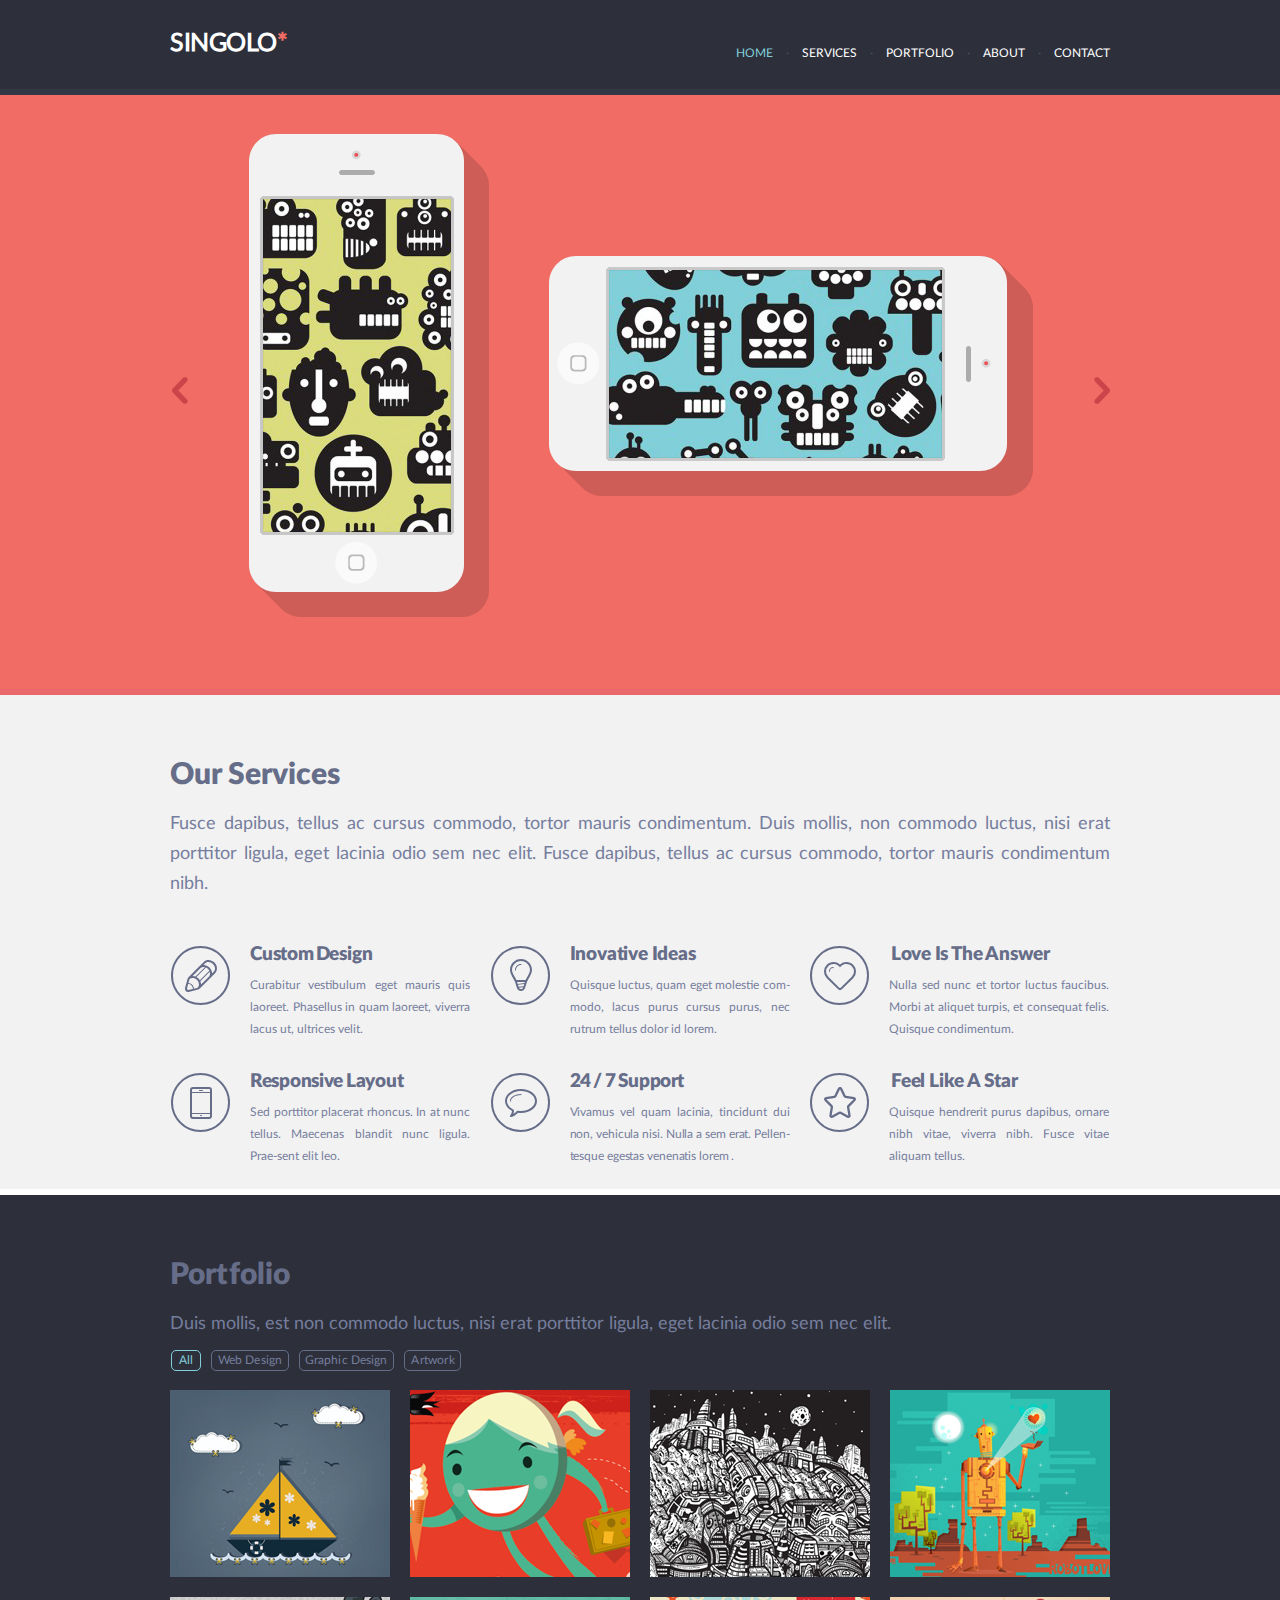
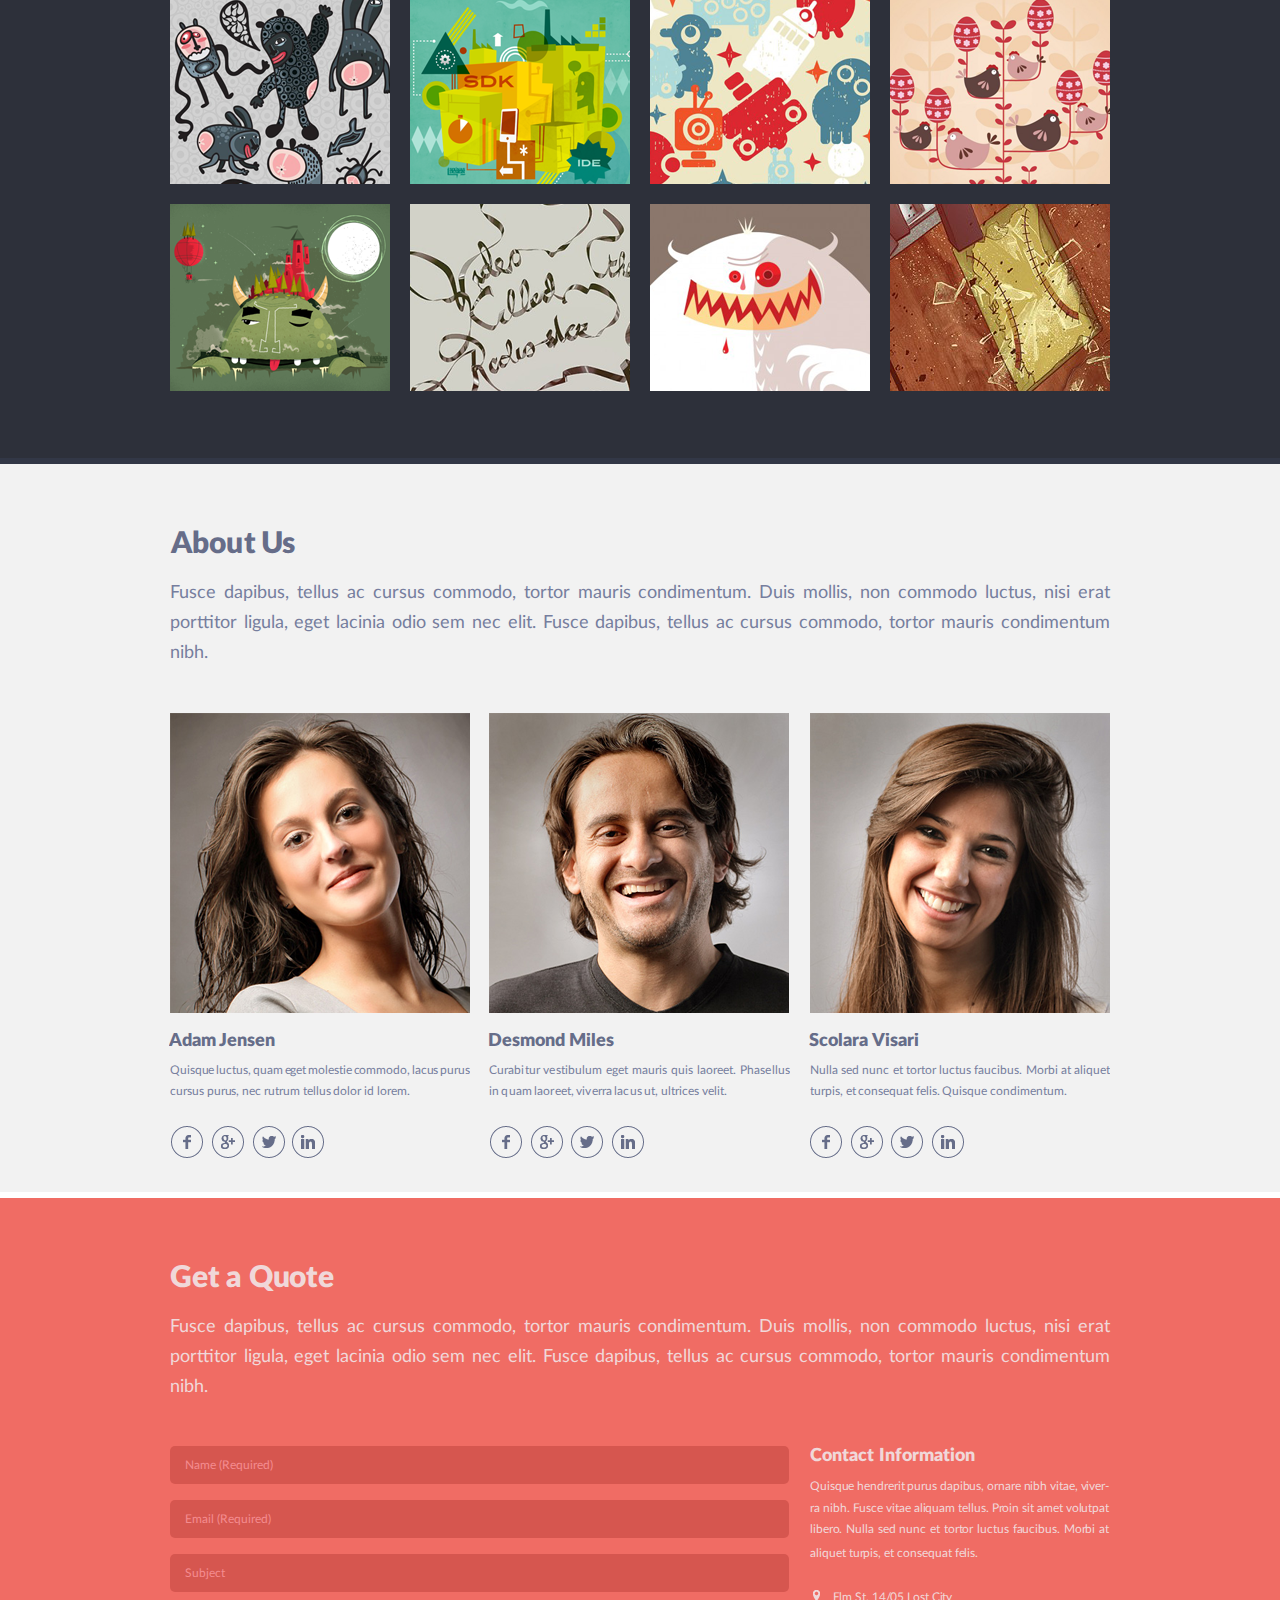
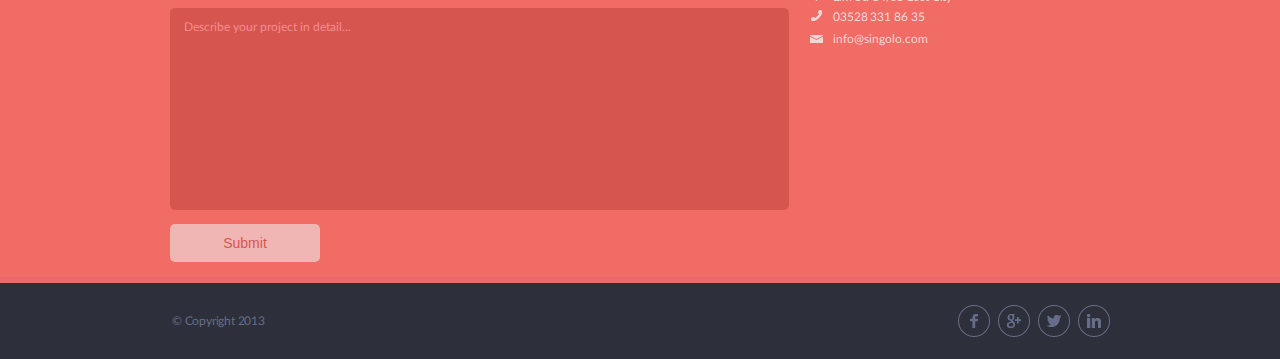
<file: index.html>
<!DOCTYPE html>
<html lang="en">

<head>
    <meta charset="UTF-8">
    <meta name="viewport" content="width=device-width, initial-scale=1.0">
    <meta http-equiv="X-UA-Compatible" content="ie=edge">
    <link rel="stylesheet" href="style.css">
    <title>Singolo</title>
</head>

<body>
    <div id='home'></div>
    <div class="nav_hidescreen"></div>
    <header class="header" id="home">
        <div class="container">            
            <div class="header__inner">
                <div class="header__burger">
                    <span></span>
                </div>
                <div class="header__logo">
                    <a class="logo-link" href="#">
                        <h1>Singolo<span class="logo-part">*</span></h1>
                    </a>
                </div>
                <nav class="top-nav">
                <ul class="nav" id="menu">
                    <li class="nav__link nav__home"><a href="#home" class="current" id="home-link">home</a></li>
                    <li class="nav__link nav__services"><a href="#services">services</a></li>
                    <li class="nav__link nav__portofolio"><a href="#portfolio">portfolio</a></li>
                    <li class="nav__link nav__about"><a href="#about">about</a></li>
                    <li class="nav__link nav__contact"><a href="#contact">contact</a></li>
                </ul>
            </nav>
            </div>
        </div>
    </header>
    <main>
        <div class="slider_main" id="slider_main">
            <div class="slider_container">
                <div class="slider">
    
                    <div class="slider-nav">
                        <div class="slider__arrow-left arrow-interactive" id="slider_switch-left">
                            <img src="assets/arrow.png" alt="arrow">
                        </div>
                        <div class="slider__arrow-right arrow-interactive" id="slider_switch-right">
                            <img src="assets/arrow.png" alt="arrow">
                        </div>
                    </div>
    
                    <div class="phones" id="slider">
    
                        <div class="slide_item slide_1">
                            <div class="Iphone_Vertical">
                                <a href="javascript:"><img src="assets/iPhone_Vertical_Base.png" alt="Vertical phone "
                                        class="slide__iPhone_Vertical_Base" id="iphone-vertical"></a>
                                <img src="assets/iPhone_Vertical_clean.png" alt="Vertical phone"
                                    class="slide__iPhone_Vertical">
                                <img src="assets/phone_layer_vertical.png" alt="Vertical phone display"
                                    class="slide__iPhone_Vertical-display" id="vertical_display">
                            </div>
                            <div class="Iphone_Horizontal">
                                <a href="javascript:"><img src="assets/iPhone_Horizontal_Base.png" alt="Horizontal phone"
                                        class="slide__iPhone_Horizontal_Base" id="iphone-horizontal"></a>
    
                                <img src="assets/iPhone_Horizontal_clean.png" alt="Horizontal phone"
                                    class="slide__iPhone_Horizontal">
                                <img src="assets/phone_layer_horizontal.png" alt="Horizontal phone display"
                                    class="slide__iPhone_Horizontal-display" id="horizontal_display">
                            </div>
                        </div>
    
                        <div class="slide_item slide_2">
                            <img src="assets/slider-content-1.png" class="phone_second__small" alt="slider2">
                            <img src="assets/slider-content-2.png" class="phone_second__big" alt="slider2">
                            <img src="assets/slider-content.png" class="phone_second__small" alt="slider2">
                        </div>
                    </div>
    
    
                </div>
            </div>
        </div>
        <div class="services " id="services">
            <div class="services__inner">
                <div class="services__header">
                    <div class="services__title title">
                        <h2>Our Services</h2>
                    </div>
                    <div class="services__text">
                        <h3>Fusce dapibus, tellus ac cursus commodo, tortor mauris condimentum. Duis
                            mollis, non commodo luctus, nisi erat porttitor ligula, eget lacinia odio sem nec elit. Fusce
                            dapibus, tellus ac cursus commodo, tortor mauris condimentum nibh.</h3>
                    </div>
                </div>
                <div class="services__row">
                    <div class="services__column">
                        <div class="item-about">
                            <div class="item-about__icon">
                                <img src="assets/Pen.svg" alt="Custom design" />
                            </div>
                            <div class="item-about__article">
                                <div class="item-about__title title__design">
                                    <h4>Custom Design</h4>
                                </div>
                                <div class="item-about__text design__text">Curabitur vestibulum eget mauris quis laoreet.
                                    Phasellus in
                                    quam laoreet, viverra lacus ut, ultrices velit.</div>
                            </div>
                        </div>
                    </div>
    
                    <div class="services__column">
                        <div class="item-about">
                            <div class="item-about__icon-bulb">
                                <img src="assets/Bulb.svg" alt="Inovative Ideas" />
                            </div>
                            <div class="item-about__article">
                                <div class="item-about__title title__ideas">
                                    <h4>Inovative Ideas</h4>
                                </div>
                                <div class="item-about__text ideas__text">Quisque luctus, quam eget molestie com-modo, lacus
                                    purus cursus purus, nec rutrum tellus dolor id
                                    lorem.</div>
                            </div>
                        </div>
                    </div>
    
                    <div class="services__column">
                        <div class="item-about">
                            <div class="item-about__icon">
                                <img src="assets/Heart.svg" alt="Love Is The Answer" />
                            </div>
                            <div class="item-about__article">
                                <div class="item-about__title title__love">
                                    <h4>Love Is The Answer</h4>
                                </div>
                                <div class="item-about__text love__text">Nulla sed nunc et tortor luctus faucibus. Morbi at
                                    aliquet
                                    turpis,
                                    et consequat felis. Quisque condimentum.</div>
                            </div>
                        </div>
                    </div>
    
                    <div class="services__column">
                        <div class="item-about">
                            <div class="item-about__icon">
                                <img src="assets/Phone.svg" alt="Responsive Layout" />
                            </div>
                            <div class="item-about__article">
                                <div class="item-about__title title__responsive">
                                    <h4>Responsive Layout<h4>
                                </div>
                                <div class="item-about__text">Sed porttitor placerat rhoncus. In at nunc tellus. Maecenas
                                    blandit nunc ligula. Prae-sent elit leo.
                                </div>
                            </div>
                        </div>
                    </div>
    
                    <div class="services__column">
                        <div class="item-about">
                            <div class="item-about__icon-buble">
                                <img src="assets/Buble.svg" alt="24 / 7 Support" />
                            </div>
                            <div class="item-about__article">
                                <div class="item-about__title title__support">
                                    <h4>24 / 7 Support</h4>
                                </div>
                                <div class="item-about__text support__text">Vivamus vel quam lacinia, tincidunt dui non,
                                    vehicula nisi. Nulla a sem erat. Pellen-tesque egestas
                                    venenatis lorem .</div>
                            </div>
                        </div>
                    </div>
    
                    <div class="services__column">
                        <div class="item-about">
                            <div class="item-about__icon">
                                <img src="assets/Star.svg" alt="Feel Like A Star" />
                            </div>
                            <div class="item-about__article">
                                <div class="item-about__title title__feel">
                                    <h4>Feel Like A Star</h4>
                                </div>
                                <div class="item-about__text">Quisque hendrerit purus dapibus, ornare nibh vitae, viverra
                                    nibh.
                                    Fusce vitae aliquam tellus.</div>
                            </div>
                        </div>
                    </div>
                </div>
            </div>
        </div>
        <div class="portfolio" id="portfolio">
            <div class="portfolio-container">
                <div class="portfolio__inner">
                    <h2>Portfolio</h2>
                    <h3>Duis mollis, est non commodo luctus, nisi erat porttitor ligula, eget lacinia odio sem nec elit.
                    </h3>
    
                    <ul class="portfolio-menu filter" id="portfolio_shuffle">
                        <li class="all"><a href="javascript:" class="current-tab">All</a></li>
                        <li class="webdesign"><a href="javascript:">Web Design</a></li>
                        <li class="graphicdesign"><a href="javascript:">Graphic Design</a></li>
                        <li class="artwork"><a href="javascript:">Artwork</a></li>
                    </ul>
    
                    <ul class="portfolio__images" id="portfolio_images">
                        <li>
                            <a href="javascript:">
                                <img src="assets/portfolio_image1.png" width="220" height="187" alt="portfolio_image1" />
                            </a>
                        </li>
                        <li>
                            <a href="javascript:">
                                <img src="assets/portfolio_image2.png" width="220" height="187" alt="portfolio_image2" />
                            </a>
                        </li>
                        <li>
                            <a href="javascript:">
                                <img src="assets/portfolio_image3.png" width="220" height="187" alt="portfolio_image3" />
                            </a>
                        </li>
                        <li>
                            <a href="javascript:">
                                <img src="assets/portfolio_image4.png" width="220" height="187" alt="portfolio_image4" />
                            </a>
                        </li>
                        <li>
                            <a href="javascript:">
                                <img src="assets/portfolio_image5.png" width="220" height="187" alt="portfolio_image5" />
                            </a>
                        </li>
                        <li>
                            <a href="javascript:">
                                <img src="assets/portfolio_image6.png" width="220" height="187" alt="portfolio_image6" />
                            </a>
                        </li>
                        <li>
                            <a href="javascript:">
                                <img src="assets/portfolio_image7.png" width="220" height="187" alt="portfolio_image7" />
                            </a>
                        </li>
                        <li>
                            <a href="javascript:">
                                <img src="assets/portfolio_image8.png" width="220" height="187" alt="portfolio_image8" />
                            </a>
                        </li>
                        <li>
                            <a href="javascript:">
                                <img src="assets/portfolio_image9.png" width="220" height="187" alt="portfolio_image9" />
                            </a>
                        </li>
                        <li>
                            <a href="javascript:">
                                <img src="assets/portfolio_image10.png" width="220" height="187" alt="portfolio_image10" />
                            </a>
                        </li>
                        <li>
                            <a href="javascript:">
                                <img src="assets/portfolio_image11.png" width="220" height="187" alt="portfolio_image11" />
                            </a>
                        </li>
                        <li>
                            <a href="javascript:">
                                <img src="assets/portfolio_image12.png" width="220" height="187" alt="portfolio_image12" />
                            </a>
                        </li>
                    </ul>
                </div>
            </div>
    
        </div>
        <div class="about" id="about">
            <div class="portfolio-container">
                <div class="about__inner">
                    <h2 class="portfolio__title">About Us</h2>
                    <h3>Fusce dapibus, tellus ac cursus commodo, tortor mauris condimentum. Duis mollis, non commodo luctus,
                        nisi erat porttitor ligula, eget lacinia odio sem nec elit. Fusce dapibus, tellus ac cursus commodo,
                        tortor mauris condimentum nibh.</h3>
    
                    <ul class="people__cards">
                        <li>
                            <img src="assets/photo1.png" width="300" height="300" alt="photo1" />
                            <h4>Adam Jensen</h4>
                            <p>Quisque luctus, quam eget molestie commodo, lacus purus <span>cursus purus, nec rutrum tellus
                                    dolor
                                    id
                                    lorem.</span></p>
                            <ul class='social-icons'>
                                <li>
                                    <a href="#">
                                        <img src="assets/facebook.png" width="32" height="32" alt="icon-facebook" />
                                    </a>
                                </li>
                                <li>
                                    <a href="#">
                                        <img src="assets/google.png" width="32" height="32" alt="icon-google" />
                                    </a>
                                </li>
                                <li>
                                    <a href="#">
                                        <img src="assets/twitter.png" width="32" height="32" alt="icon-twitter" />
                                    </a>
                                </li>
                                <li>
                                    <a href="#">
                                        <img src="assets/linkedin.png" width="32" height="32" alt="icon-linkedin" />
                                    </a>
                                </li>
                            </ul>
                        </li>
    
                        <li>
                            <img src="assets/photo2.png" width="300" height="300" alt="photo2" />
                            <h4>Desmond Miles</h4>
                            <p>Curabitur vestibulum eget mauris quis laoreet. Phasellus in quam laoreet, viverra lacus ut,
                                ultrices velit.</p>
                            <ul class='social-icons'>
                                <li>
                                    <a href="#">
                                        <img src="assets/facebook.png" width="32" height="32" alt="icon-facebook" />
                                    </a>
                                </li>
                                <li>
                                    <a href="#">
                                        <img src="assets/google.png" width="32" height="32" alt="icon-google" />
                                    </a>
                                </li>
                                <li>
                                    <a href="#">
                                        <img src="assets/twitter.png" width="32" height="32" alt="icon-twitter" />
                                    </a>
                                </li>
                                <li>
                                    <a href="#">
                                        <img src="assets/linkedin.png" width="32" height="32" alt="icon-linkedin" />
                                    </a>
                                </li>
                            </ul>
                        </li>
    
                        <li>
                            <img src="assets/photo3.png" width="300" height="300" alt="photo3" />
                            <h4>Scolara Visari</h4>
                            <p>Nulla sed nunc et tortor luctus faucibus. Morbi at aliquet turpis, et consequat felis.
                                Quisque
                                condimentum.</p>
                            <ul class='social-icons'>
                                <li>
                                    <a href="#">
                                        <img src="assets/facebook.png" width="32" height="32" alt="icon-facebook" />
                                    </a>
                                </li>
                                <li>
                                    <a href="#">
                                        <img src="assets/google.png" width="32" height="32" alt="icon-google" />
                                    </a>
                                </li>
                                <li>
                                    <a href="#">
                                        <img src="assets/twitter.png" width="32" height="32" alt="icon-twitter" />
                                    </a>
                                </li>
                                <li>
                                    <a href="#">
                                        <img src="assets/linkedin.png" width="32" height="32" alt="icon-linkedin" />
                                    </a>
                                </li>
                            </ul>
                        </li>
                    </ul>
                </div>
            </div>
        </div>
        <div class="quote" id="contact">
            <div class="quote-container">
                <div class='quote-inner'>
                    <h2>
                        Get a Quote
                    </h2>
                    <h3>
                        Fusce dapibus, tellus ac cursus commodo, tortor mauris condimentum. Duis mollis, non commodo luctus,
                        nisi
                        erat porttitor ligula, eget lacinia odio sem nec elit. Fusce dapibus, tellus ac cursus commodo,
                        tortor
                        mauris condimentum nibh.
                    </h3>
                    <ul class="contact">
                        <li>
                            <form class="quote-form" name="quote-form" autocomplete="on" onsubmit="return false;" method="">
                                <input type="text" placeholder="Name (Required)" name="name" required="" id="name">
                                <input type="email" placeholder="Email (Required)" name="email" required="" id="email">
                                <input type="text" placeholder="Subject" name="subject" id="subject">
                                <textarea name="Detail" placeholder='Describe your project in detail...' id="describe"
                                    maxlength="300"></textarea>
                                <button class="submitbtn" id="button">
                                    Submit
                                </button>
                            </form>
                        </li>
    
                        <div id="message-block" class="hidden">
                            <div id="message" class="hidden">
                                <p>Письмо отправлено
                                    <br>
                                    <span id="subject-result"></span>
                                    <br>
                                    <span id="describe-result"></span>
                                </p>
                                <br>
                                <button id="close-button">OK</button>
                            </div>
                        </div>
    
    
                        <li>
                            <h4>Contact Information</h4>
                            <p>Quisque hendrerit purus dapibus, ornare nibh vitae, viver- ra nibh.
                                Fusce vitae aliquam tellus. Proin sit amet volutpat libero.
                                Nulla sed nunc et tortor luctus faucibus.
                                Morbi at <span>aliquet turpis, et consequat felis.</span> </p>
    
    
                            <div class="contact-container">
                                <span class="contact-container__location"><a href="https://yandex.by/maps/-/CKeaN-IV">Elm
                                        St. 14/05 Lost City</a></span>
                                <span class="contact-container__telephone"><a href="tel:+035283318635">03528 331 86
                                        35</a></span>
                                <span class="contact-container__mail"><a
                                        href="mailto:info@singolo.com">info@singolo.com</a></span>
                            </div>
    
                        </li>
                    </ul>
                </div>
    
            </div>
        </div>
        <footer class="footer">
            <div class="quote-container">
                <div class="footer-panel">
                    <span>&copy; Copyright 2013</span>
                    <ul class="footer-socials">
                        <li><img src="assets/facebook-footer.png" alt="facebook"></li>
                        <li><img src="assets/google-footer.png" alt="google+"></li>
                        <li><img src="assets/twitter-footer.png" alt="twitter"></li>
                        <li><img src="assets/likedin-footer.png" alt="linkedin"></li>
                    </ul>
                </div>
            </div>
        </footer>
        <script src="script.js"></script>
    </body>
    </main>
    

</html>
</file>
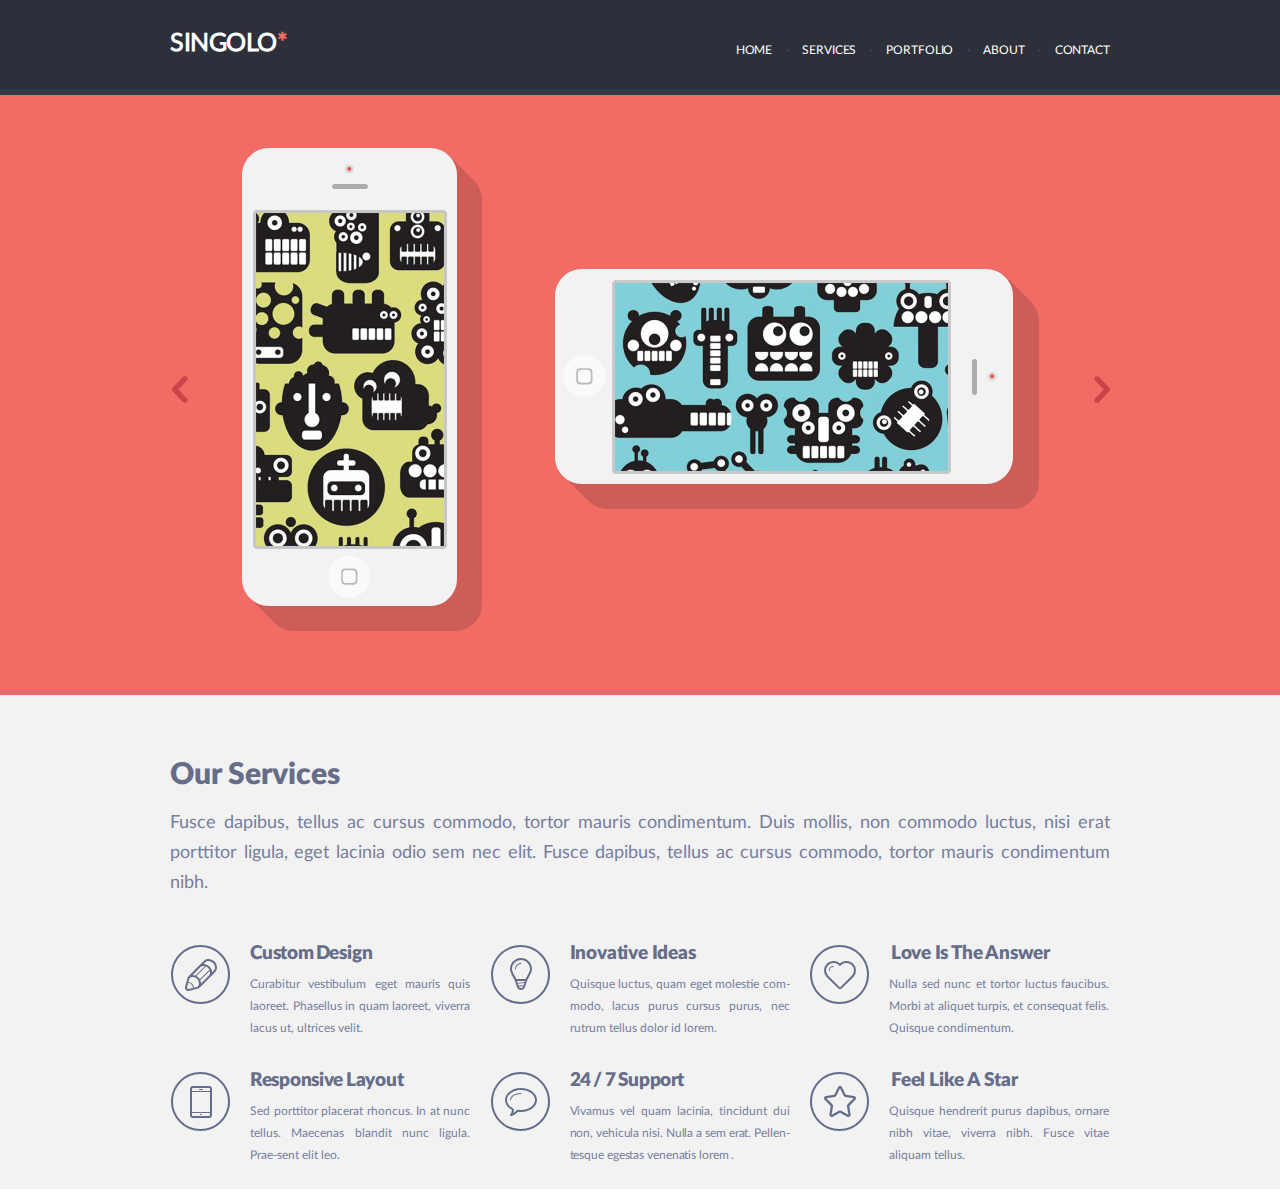
<file: singolo1.html>
<!DOCTYPE html>
<html lang="en">

<head>
    <meta charset="UTF-8">
    <meta name="viewport" content="width=device-width, initial-scale=1.0">
    <meta http-equiv="X-UA-Compatible" content="ie=edge">
    <link rel="stylesheet" href="singolo1.css">
    <title>Singolo</title>
</head>

<body>
    <header class="header" id="HOME">
        <div class="container">
            <div class="header__inner">
                <div class="header__logo">
                    <a class="logo-link" href="#">
                        <h1>Singolo<span class="logo-part">*</span></h1>
                    </a>
                </div>
                <ul class="nav">
                    <li class="nav__link nav__home"><a href="#home">home</a></li>
                    <li class="nav__link nav__services"><a href="#services">services</a></li>
                    <li class="nav__link nav__portofolio"><a href="#portfolio">portfolio</a></li>
                    <li class="nav__link nav__about"><a href="#about">about</a></li>
                    <li class="nav__link nav__contact"><a href="#contact">contact</a></li>
                </ul>
            </div>
        </div>
    </header>
    <div class="slider">
        <div class="container">
            <div class="slider__inner">
                <div class="slider__arrow-left arrow-interactive">
                    <img src="assets/arrow.png" alt="arrow">
                </div>
                <div class="slider__arrow-right arrow-interactive">
                    <img src="assets/arrow.png" alt="arrow">
                </div>
                <div class="slide">
                    <img src="assets/iPhone_Vertical.png" alt="Vertical Phone" class="slide__iPhone_Vertical">
                    <img src="assets/iPhone_Horizontal.png" alt="Horizontal Phone" class="slide__iPhone_Horizontal" />
                </div>
            </div>
        </div>
    </div>
    <div class="services">
        <div class="services__inner">
            <div class="services__header">
                <div class="services__title title">
                    <h2>Our Services</h2>
                </div>
                <div class="services__text">
                    <h3>Fusce dapibus, tellus ac cursus commodo, tortor mauris condimentum. Duis
                        mollis, non commodo luctus, nisi erat porttitor ligula, eget lacinia odio sem nec elit. Fusce
                        dapibus, tellus ac cursus commodo, tortor mauris condimentum nibh.</h3>
                </div>
            </div>
            <div class="services__row">
                <div class="services__column">
                    <div class="item-about">
                        <div class="item-about__icon">
                            <img src="assets/Pen.svg" alt="Custom design" />
                        </div>
                        <div class="item-about__article">
                            <div class="item-about__title title__design">
                                <h4>Custom Design</h4>
                            </div>
                            <div class="item-about__text design__text">Curabitur vestibulum eget mauris quis laoreet.
                                Phasellus in
                                quam laoreet, viverra lacus ut, ultrices velit.</div>
                        </div>
                    </div>
                </div>

                <div class="services__column">
                    <div class="item-about">
                        <div class="item-about__icon">
                            <img src="assets/Bulb.svg" alt="Inovative Ideas" />
                        </div>
                        <div class="item-about__article">
                            <div class="item-about__title title__ideas">
                                <h4>Inovative Ideas</h4>
                            </div>
                            <div class="item-about__text ideas__text">Quisque luctus, quam eget molestie com-modo, lacus
                                purus cursus purus, nec rutrum tellus dolor id
                                lorem.</div>
                        </div>
                    </div>
                </div>

                <div class="services__column">
                    <div class="item-about">
                        <div class="item-about__icon">
                            <img src="assets/Heart.svg" alt="Love Is The Answer" />
                        </div>
                        <div class="item-about__article">
                            <div class="item-about__title title__love">
                                <h4>Love Is The Answer</h4>
                            </div>
                            <div class="item-about__text love__text">Nulla sed nunc et tortor luctus faucibus. Morbi at
                                aliquet
                                turpis,
                                et consequat felis. Quisque condimentum.</div>
                        </div>
                    </div>
                </div>

                <div class="services__column">
                    <div class="item-about">
                        <div class="item-about__icon">
                            <img src="assets/Phone.svg" alt="Responsive Layout" />
                        </div>
                        <div class="item-about__article">
                            <div class="item-about__title title__responsive">
                                <h4>Responsive Layout<h4>
                            </div>
                            <div class="item-about__text">Sed porttitor placerat rhoncus. In at nunc tellus. Maecenas
                                blandit nunc ligula. Prae-sent elit leo.
                            </div>
                        </div>
                    </div>
                </div>

                <div class="services__column">
                    <div class="item-about">
                        <div class="item-about__icon">
                            <img src="assets/Buble.svg" alt="24 / 7 Support" />
                        </div>
                        <div class="item-about__article">
                            <div class="item-about__title title__support">
                                <h4>24 / 7 Support</h4>
                            </div>
                            <div class="item-about__text support__text">Vivamus vel quam lacinia, tincidunt dui non,
                                vehicula nisi. Nulla a sem erat. Pellen-tesque egestas
                                venenatis lorem .</div>
                        </div>
                    </div>
                </div>

                <div class="services__column">
                    <div class="item-about">
                        <div class="item-about__icon">
                            <img src="assets/Star.svg" alt="Feel Like A Star" />
                        </div>
                        <div class="item-about__article">
                            <div class="item-about__title title__feel">
                                <h4>Feel Like A Star</h4>
                            </div>
                            <div class="item-about__text">Quisque hendrerit purus dapibus, ornare nibh vitae, viverra
                                nibh.
                                Fusce vitae aliquam tellus.</div>
                        </div>
                    </div>
                </div>
            </div>
        </div>
    </div>



</body>

</html>
</file>
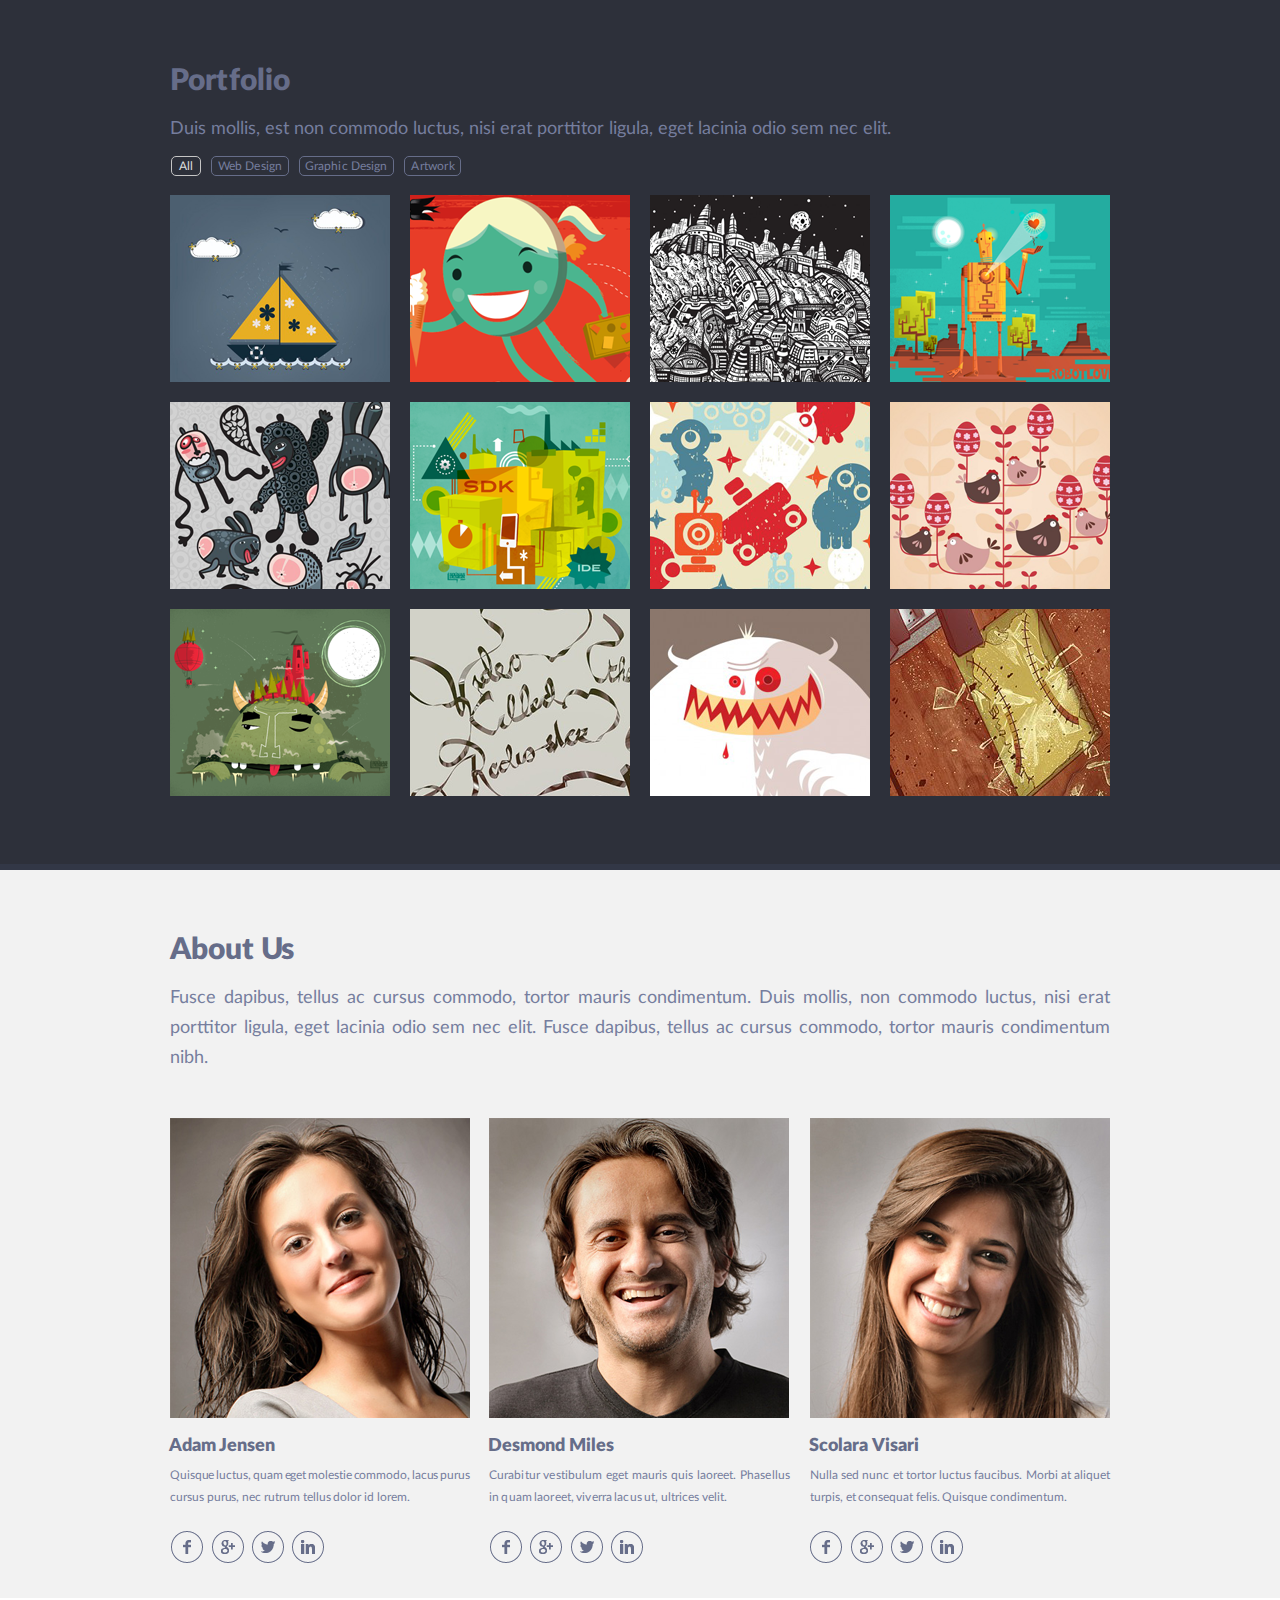
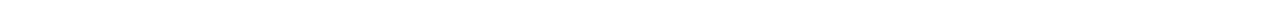
<file: singolo2.html>
<!DOCTYPE html>
<html lang="en">

<head>
    <meta charset="UTF-8">
    <meta name="viewport" content="width=device-width, initial-scale=1.0">
    <meta http-equiv="X-UA-Compatible" content="ie=edge">
    <link rel="stylesheet" href="singolo2.css">
    <title>Singolo</title>
</head>

<body>
    <div class="portfolio">
        <div class="container">
            <div class="portfolio__inner">
                <h2>Portfolio</h2>
                <h3>Duis mollis, est non commodo luctus, nisi erat porttitor ligula, eget lacinia odio sem nec elit.
                </h3>

                <ul class="portfolio-menu filter">
                    <li class="current all"><a href="#">All</a></li>
                    <li class="webdesign"><a href="#">Web Design</a></li>
                    <li class="graphicdesign"><a href="#">Graphic Design</a></li>
                    <li class="artwork"><a href="#">Artwork</a></li>
                </ul>

                <ul class="portfolio__images">
                    <li>
                        <a href="#">
                            <img src="/assets/portfolio_image1.png" width="220" height="187" alt="portfolio_image1" />
                        </a>
                    </li>
                    <li>
                        <a href="#">
                            <img src="/assets/portfolio_image2.png" width="220" height="187" alt="portfolio_image2" />
                        </a>
                    </li>
                    <li>
                        <a href="#">
                            <img src="/assets/portfolio_image3.png" width="220" height="187" alt="portfolio_image3" />
                        </a>
                    </li>
                    <li>
                        <a href="#">
                            <img src="/assets/portfolio_image4.png" width="220" height="187" alt="portfolio_image4" />
                        </a>
                    </li>
                    <li>
                        <a href="#">
                            <img src="/assets/portfolio_image5.png" width="220" height="187" alt="portfolio_image5" />
                        </a>
                    </li>
                    <li>
                        <a href="#">
                            <img src="/assets/portfolio_image6.png" width="220" height="187" alt="portfolio_image6" />
                        </a>
                    </li>
                    <li>
                        <a href="#">
                            <img src="/assets/portfolio_image7.png" width="220" height="187" alt="portfolio_image7" />
                        </a>
                    </li>
                    <li>
                        <a href="#">
                            <img src="/assets/portfolio_image8.png" width="220" height="187" alt="portfolio_image8" />
                        </a>
                    </li>
                    <li>
                        <a href="#">
                            <img src="/assets/portfolio_image9.png" width="220" height="187" alt="portfolio_image9" />
                        </a>
                    </li>
                    <li>
                        <a href="#">
                            <img src="/assets/portfolio_image10.png" width="220" height="187" alt="portfolio_image10" />
                        </a>
                    </li>
                    <li>
                        <a href="#">
                            <img src="/assets/portfolio_image11.png" width="220" height="187" alt="portfolio_image11" />
                        </a>
                    </li>
                    <li>
                        <a href="#">
                            <img src="/assets/portfolio_image12.png" width="220" height="187" alt="portfolio_image12" />
                        </a>
                    </li>
                </ul>
            </div>
        </div>

    </div>
    <div class="about">
        <div class="container">
            <div class="about__inner">
                <h2>About Us</h2>
                <h3>Fusce dapibus, tellus ac cursus commodo, tortor mauris condimentum. Duis mollis, non commodo luctus,
                    nisi erat porttitor ligula, eget lacinia odio sem nec elit. Fusce dapibus, tellus ac cursus commodo,
                    tortor mauris condimentum nibh.</h3>

                <ul class="people__cards">
                    <li>
                        <img src="assets/photo1.png" width="300" height="300" alt="photo1" />
                        <h4>Adam Jensen</h4>
                        <p>Quisque luctus, quam eget molestie commodo, lacus purus <span>cursus purus, nec rutrum tellus dolor
                            id
                            lorem.</span></p>
                            <ul class='social-icons'>
                                <li>
                                    <a href="#">
                                        <img src="assets/facebook.png" width="32" height="32" alt="icon-facebook" />
                                    </a>
                                </li>
                                <li>
                                    <a href="#">
                                        <img src="assets/google.png" width="32" height="32" alt="icon-google" />
                                    </a>
                                </li>
                                <li>
                                    <a href="#">
                                        <img src="assets/twitter.png" width="32" height="32" alt="icon-twitter" />
                                    </a>
                                </li>
                                <li>
                                    <a href="#">
                                        <img src="assets/linkedin.png" width="32" height="32" alt="icon-linkedin" />
                                    </a>
                                </li>
                            </ul>
                    </li>

                    <li>
                        <img src="assets/photo2.png" width="300" height="300" alt="photo2" />
                        <h4>Desmond Miles</h4>
                        <p>Curabitur vestibulum eget mauris quis laoreet. Phasellus in quam laoreet, viverra lacus ut,
                            ultrices velit.</p>
                        <ul class='social-icons'>
                            <li>
                                <a href="#">
                                    <img src="assets/facebook.png" width="32" height="32" alt="icon-facebook" />
                                </a>
                            </li>
                            <li>
                                <a href="#">
                                    <img src="assets/google.png" width="32" height="32" alt="icon-google" />
                                </a>
                            </li>
                            <li>
                                <a href="#">
                                    <img src="assets/twitter.png" width="32" height="32" alt="icon-twitter" />
                                </a>
                            </li>
                            <li>
                                <a href="#">
                                    <img src="assets/linkedin.png" width="32" height="32" alt="icon-linkedin" />
                                </a>
                            </li>
                        </ul>
                    </li>

                    <li>
                        <img src="assets/photo3.png" width="300" height="300" alt="photo3" />
                        <h4>Scolara Visari</h4>
                        <p>Nulla sed nunc et tortor luctus faucibus. Morbi at aliquet turpis, et consequat felis.
                            Quisque
                            condimentum.</p>
                            <ul class='social-icons'>
                                <li>
                                    <a href="#">
                                        <img src="assets/facebook.png" width="32" height="32" alt="icon-facebook" />
                                    </a>
                                </li>
                                <li>
                                    <a href="#">
                                        <img src="assets/google.png" width="32" height="32" alt="icon-google" />
                                    </a>
                                </li>
                                <li>
                                    <a href="#">
                                        <img src="assets/twitter.png" width="32" height="32" alt="icon-twitter" />
                                    </a>
                                </li>
                                <li>
                                    <a href="#">
                                        <img src="assets/linkedin.png" width="32" height="32" alt="icon-linkedin" />
                                    </a>
                                </li>
                            </ul>
                    </li>
                </ul>
            </div>
        </div>
    </div>

</body>

</html>
</file>
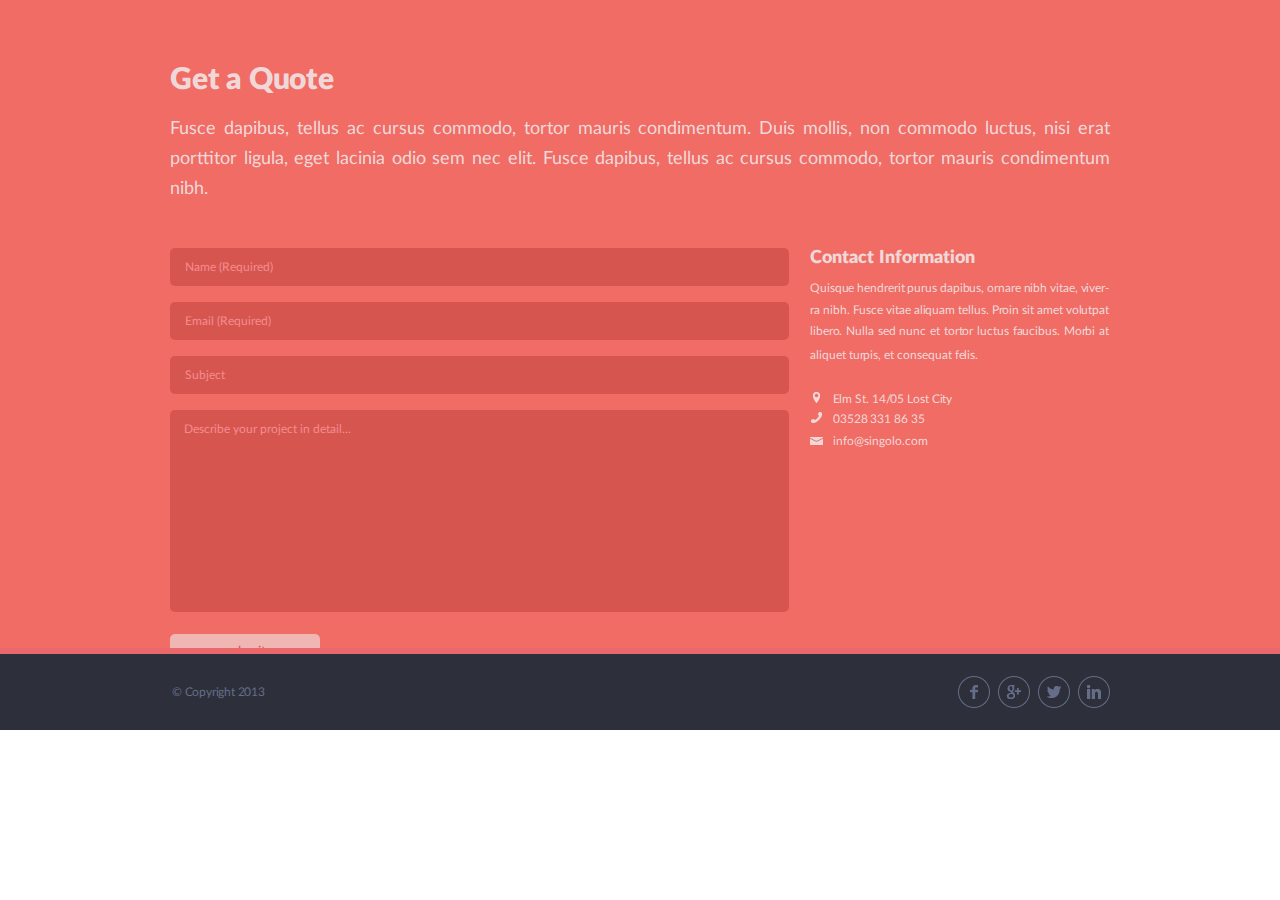
<file: singolo3.html>
<!DOCTYPE html>
<html lang="en">

<head>
    <meta charset="UTF-8">
    <meta name="viewport" content="width=device-width, initial-scale=1.0">
    <meta http-equiv="X-UA-Compatible" content="ie=edge">
    <link rel="stylesheet" href="singolo3.css">
    <title>Singolo3</title>
</head>
<div class="quote">
    <div class="container">
        <div class ='quote-inner'>
            <h2>
                Get a Quote
            </h2>
            <h3>
                Fusce dapibus, tellus ac cursus commodo, tortor mauris condimentum. Duis mollis, non commodo luctus, nisi
                erat porttitor ligula, eget lacinia odio sem nec elit. Fusce dapibus, tellus ac cursus commodo, tortor
                mauris condimentum nibh.
            </h3>
            <ul class="contact">
            	<li>
                	<form class="quote-form" name="quote-form" action="#" autocomplete="on" method="POST">                    	
                        <input type="text" placeholder="Name (Required)" name="name" required="" pattern="^[a-zA-Zа-яА-ЯёЁ]+ [a-zA-Zа-яА-ЯёЁ]+$">    
                        <input type="email" placeholder="Email (Required)" name="email" required="" pattern="^[a-z0-9._%+-]+@[a-z0-9.-]+\.[a-z]{2,4}$">
                        <input type="text" placeholder="Subject" name="subject">
                        <textarea name="Detail" placeholder = 'Describe your project in detail...'>Describe your project in detail...</textarea>
                        <input type="Submit" value="submit" name="Submit" class="submitbtn" />                        
                    </form>
                </li>
                
                <li>
                	<h4>Contact Information</h4>
                    <p>Quisque hendrerit purus dapibus, ornare nibh vitae, viver- ra nibh.
                        Fusce vitae aliquam tellus. Proin sit amet volutpat libero.
                        Nulla sed nunc et tortor luctus faucibus.
                        Morbi at <span>aliquet turpis, et consequat felis.</span> </p>
                    
                    
                        <div class="contact-container">
                            <span class="contact-container__location"><a href="https://yandex.by/maps/-/CKeaN-IV">Elm St. 14/05 Lost City</a></span>    
                            <span class="contact-container__telephone"><a href="tel:+035283318635">03528 331 86 35</a></span>
                            <span class="contact-container__mail"><a href="mailto:info@singolo.com">info@singolo.com</a></span>     
                        </div>
                    
                </li>
            </ul>
        </div>

    </div>
</div>
<footer class="footer">
    <div class="container">
      <div class="footer-panel">
        <span>&copy; Copyright 2013</span>
        <ul class="footer-socials">
          <li><img src="assets/facebook-footer.png" alt="facebook"></li>
          <li><img src="assets/google-footer.png" alt="google+"></li>
          <li><img src="assets/twitter-footer.png" alt="twitter"></li>
          <li><img src="assets/likedin-footer.png" alt="linkedin"></li>
        </ul>
      </div>
    </div>
  </footer>
  <!--- Comment --->
</file>
<file: style.css>
@font-face {
  font-family: "Lato-Black";
  src: url("assets/fonts/Lato-Black.woff2") format("woff2"),
    url("assets/fonts/Lato-Black.ttf") format("truetype"),
    url("assets/fonts/Lato-Black.woff") format("woff");
  font-weight: normal;
  font-style: normal;
}

@font-face {
  font-family: "Lato";
  src: url("assets/fonts/Lato-Regular.woff2") format("woff2"),
    url("assets/fonts/Lato-Regular.ttf") format("truetype"),
    url("assets/fonts/Lato-Regular.woff") format("woff");
  font-weight: normal;
  font-style: normal;
}

img {
  border: none;
}

a,
a:link,
a:active,
a:visited,
a:hover {
  text-decoration: none;
  outline: none;
}

body {
  margin: 0;
  font-family: Lato, sans-serif;
  font-size: 18px;
  font-weight: 400;
  scroll-behavior: smooth;
}

ul {
  list-style-type: none;
}

* {
  box-sizing: border-box;
  scroll-behavior: smooth;
}

/* container
=============== */
.container {
  width: 100%;
  max-width: 1020px;
  margin: 0 auto;
}

/* header
=============== */
.header {
  background-color: #2d303a;
  border-bottom: 6px solid #323746;
  position: sticky;
  top: 0px;
  z-index: 10000;
  width: 100%;
}

.header__inner {
  display: flex;
  justify-content: space-between;
  align-items: center;
  height: 89px;
}

/* burger
=============== */

.header__burger {
  display: none;
  position: relative;
  margin: 5.22% 5.35%;
  margin-right: -30px;
  width: 20px;
  height: 20px;
  z-index: 15;
  transition: 1s;
  transform: rotate(-180deg);
}

.header__burger:hover {
  cursor: pointer;
}

.header__burger_active {
  transition: 1s;
  transform: rotate(270deg);
  margin-right: -24%;
}

.header__burger span {
  position: absolute;
  width: 100%;
  height: 2px;
  background-color: #fff;
  top: 8px;
}

.header__burger:before {
  content: "";
  position: absolute;
  height: 2px;
  width: 100%;
  background-color: #fff;
}

.header__burger:after {
  content: "";
  position: absolute;
  height: 2px;
  bottom: 2px;
  width: 100%;
  background-color: #fff;
}

/* logo
=============== */
.header__logo {
  padding-left: 40px;
  padding-bottom: 1px;
  cursor: pointer;
}

h1 {
  font-family: Lato;
  color: #ffffff;
  font-size: 25px;
  font-weight: 700;
  letter-spacing: -0.45px;
  text-transform: uppercase;
  text-decoration: none;
  margin: 0 auto;
}

.logo-link {
  text-decoration: none;
}

.logo-part {
  color: #f06c64;
}

.burger-button-block {
  display: none;
  z-index: 1;
}

/* nav
=============== */

.nav {
  max-width: 400px;
  margin-right: 40px;
  margin-top: 28px;
}

ul.nav {
  padding: 1px 0 0 0;
}

ul.nav li a.current {
  color: #82cedb;
}

ul.nav li {
  float: left;
  font-size: 12px;
  font-stretch: semi-condensed;
  letter-spacing: -0.05px;
  font-weight: 400;
  line-height: 6.32px;
  color: #494e62;
  text-transform: uppercase;
}

ul.nav li:before {
  font-family: Lato;
  content: "·";
}

ul.nav li:first-child:before {
  content: none;
}

ul.nav li:first-child a {
  margin-left: 0px;
}

ul.nav li:last-child a {
  margin-right: 0px;
}

ul.nav li a {
  color: #ffffff;
  display: inline-block;
  margin: 0 13px 0 13.5px;
}

ul.nav li a:hover {
  color: #82cedb79;
  -o-transition-duration: 0.2s;
  -moz-transition-duration: 0.2s;
  -webkit-transition-duration: 0.2s;
  transition-duration: 0.2s;
}

/* slider
=============== */
.slider_main {
  background-color: #f06c64;
  border-bottom: 6px solid #ea676b;
  transition: all ease 1.5s;
  scroll-margin-top: 30px;
  padding-top: 55px;
  margin-top: -55px;
  -webkit-background-clip: content-box;
  background-clip: content-box;
}

.bgBlue {
  background-color: #648bf0;
  border-bottom: 6px solid #649bf0;
}

.slider_container {
  width: 1020px;
  margin: 0 auto;
}

.slider-nav {
  position: absolute;
  height: 100px;
  width: 100%;
  padding-right: 82px;
  top: calc(50% - 15px);
  display: flex;
  justify-content: space-between;
  z-index: 9500;
}

.slider__arrow-left {
  top: 281px;
}

.slider__arrow-right {
  top: 281px;
}

.slider__arrow-right img {
  -webkit-transform: rotate(180deg);
  transform: rotate(180deg);
  -webkit-transform-origin: center;
  transform-origin: center;
}

.arrow-interactive {
  cursor: pointer;
}

.arrow-interactive:hover {
  transform: scale(1.2);
}

.slider {
  overflow: hidden;
  padding: 24px 42px 51px 42px;
  position: relative;
  height: 594px;
  user-select: none;
  -webkit-user-select: none;
  -moz-user-select: none;
}

.phones {
  display: inline-block;
  position: absolute;
  left: calc(50% - 415px);
  width: 830px;
  height: 519px;
  overflow: hidden;
}

.slide_item {
  width: 830px;
  position: absolute;
  top: 0;
  left: 0;
  transition: all ease 1s;
}

.slide_1 {
  display: flex;
  justify-content: center;
  align-items: center;
  height: 513px;
}

.slide_2 {
  display: flex;
  justify-content: center;
  align-items: center;
}

.Iphone_Vertical {
  position: relative;
  width: 300px;
  height: 483px;
}

.slide__iPhone_Vertical {
  position: absolute;
}

.slide__iPhone_Vertical-display {
  position: absolute;

  top: 65px;
  left: 14px;
}

.slide__iPhone_Vertical_Base {
  position: absolute;
  opacity: 0;
  z-index: 998;
}

.Iphone_Horizontal {
  position: relative;
  width: 483px;
  height: 240px;
}

.slide__iPhone_Horizontal {
  position: absolute;
}

.slide__iPhone_Horizontal-display {
  position: absolute;
  top: 14px;
  left: 60px;
}

.slide__iPhone_Horizontal_Base {
  z-index: 999;
  position: absolute;
  opacity: 0;
}

#vertical_display.hidden {
  opacity: 0;
}

#horizontal_display.hidden {
  opacity: 0;
}

/* services
=============== */
.services {
  height: 500px;
  background-color: #f2f2f2;
  border-bottom: 6px solid #ffffff;
  scroll-margin-top: 30px;
}

.services__inner {
  width: 100%;
  max-width: 940px;
  margin: 0 auto;
}

.services__row {
  display: flex;
  justify-content: space-between;
  flex-wrap: wrap;
}

.services__column {
  width: 299px;
}

.item-about {
  display: flex;
  justify-content: space-between;
  align-items: flex-start;
}

.item-about__article {
  display: block;
  width: 220px;
}

.services__title > h2 {
  color: #666d89;
  font-family: Lato-Black, sans-serif;
  font-size: 30px;
  font-weight: 400;
  line-height: 17.86px;
  margin: 0 auto;
  letter-spacing: 0px;
  font-stretch: condensed;
  letter-spacing: 0.02px;
  padding-top: 72px;
}

.services__text h3 {
  color: #767e9e;
  font-family: Lato, sans-serif;
  font-size: 18px;
  font-weight: 300;
  line-height: 30px;
  padding-top: 6px;
  text-align: justify;
}

.services__row {
  padding-top: 29px;
  padding-left: 1px;
  padding-right: 1px;
}

.item-about__title > h4 {
  color: #666d89;
  font-family: Lato-Black, sans-serif;
  font-size: 18.5px;
  font-weight: 200;
  line-height: 17.86px;
  margin: 0px auto;
  letter-spacing: -0.2px;
}

.item-about__text {
  color: #767e9e;
  font-family: Lato, sans-serif;
  font-size: 12px;
  font-weight: 450;
  line-height: 21.999px;
  text-align: justify;
  padding-top: 10px;
  padding-bottom: 33px;
  text-align: justify;
  overflow: hidden;
}

.title__design h4 {
  word-spacing: -2px;
}

.title__responsive h4 {
  letter-spacing: -0.28px;
  word-spacing: -1px;
}

.title__support h4 {
  letter-spacing: -0.4px;
  word-spacing: -1px;
}

.title__love h4 {
  margin-left: 2px;
  letter-spacing: -0.3px;
}

.title__feel h4 {
  margin-left: 2px;
}

.support__text {
  letter-spacing: -0.1px;
}

img {
  border: none;
}

body {
  margin: 0;
  font-family: Lato, sans-serif;
  font-size: 18px;
  font-weight: 400;
}

ul {
  list-style-type: none;
}

.portfolio-container {
  width: 100%;
  max-width: 940px;
  margin: 0 auto;
}

.portfolio__inner > h2 {
  color: #666d89;
  font-family: "Lato-Black";
  font-size: 30px;
  font-weight: 400;
  line-height: 17.86px;
  margin: 0 auto;
  padding-top: 72px;
  letter-spacing: 0.15px;
}

.portfolio__inner > h3 {
  color: #767e9e;
  font-family: "Lato";
  font-size: 18px;
  font-weight: 300;
  line-height: 30px;
  margin: 0 auto;
  padding-top: 24px;
}

.people__cards > li > h4 {
  color: #666d89;
  font-family: "Lato-Black";
  font-size: 18px;
  font-weight: 400;
  width: 300px;
  line-height: 17.86px;
  margin-top: 14px;
  margin-bottom: 0px;
  padding-bottom: 0px;
  white-space: nowrap;
  overflow: hidden;
  text-overflow: ellipsis;
}

.people__cards p {
  color: #767e9e;
  font-family: "Lato";
  font-size: 12px;
  font-weight: 400;
  line-height: 21.56px;
}

/* portfolio */

.portfolio {
  background-color: #2d303a;
  overflow: hidden;
  border-bottom: 6px solid #323746;
  scroll-margin-top: 30px;
  padding-top: 55px;
  margin-top: -55px;
  -webkit-background-clip: content-box;
  background-clip: content-box;
}

.portfolio__inner {
  height: 863px;
}

.portfolio ul.portfolio-menu {
  padding-left: 0px;
  width: 100%;
  overflow: hidden;
  margin-top: 11.5px;
  margin-left: 1px;
  margin-bottom: 19px;
}

.portfolio ul.portfolio-menu li {
  float: left;
  margin: 0 10px 0 0;
  font-size: 12px;
  font-weight: 300;
}

.portfolio ul.portfolio-menu li a {
  -moz-border-radius: 5px;
  -webkit-border-radius: 5px;
  -khtml-border-radius: 5px;
  border-radius: 5px;
  border: 1px solid #666d89;
  color: #767e9e;
  padding: 2px 7px 2.5px;
  height: 100%;
  display: block;
}

ul.portfolio-menu li a.current-tab {
  border: 1px solid #82cedb;
  color: #82cedb;
}

.portfolio ul.portfolio-menu li a:hover {
  -moz-border-radius: 5px;
  -webkit-border-radius: 5px;
  -khtml-border-radius: 5px;
  border-radius: 5px;
  border: 1px solid #c5c5c5;
  color: #dedede;
  -o-transition-duration: 0.5s;
  -moz-transition-duration: 0.5s;
  -webkit-transition-duration: 0.5s;
  transition-duration: 0.5s;
}

.portfolio ul.portfolio-menu li:nth-child(2) a {
  letter-spacing: 0.1px;
  padding-left: 6px;
  padding-right: 6px;
}

.portfolio ul.portfolio-menu li:nth-child(3) a {
  letter-spacing: 0.1px;
  padding-left: 5px;
  padding-right: 6px;
}

.portfolio ul.portfolio-menu li:nth-child(4) a {
  letter-spacing: 0.2px;
  padding-left: 6px;
  padding-right: 5px;
}

.portfolio__images {
  padding: 0px;
  display: grid;
  grid-template-columns: 1fr 1fr 1fr 1fr;
  align-items: center;
}

.portfolio__images li {
  padding-right: 20px;
  padding-bottom: 14px;
}

/* about us */

.about {
  background-color: #f2f2f2;
  border-bottom: 6px solid #ffffff;
  scroll-margin-top: 30px;
}

.about__inner {
  height: 728px;
}

.about__inner > h2 {
  letter-spacing: -0.2px;
  color: #666d89;
  font-family: "Lato-Black";
  font-size: 30px;
  font-weight: 400;
  line-height: 17.86px;
  margin: 0 auto;
  padding-top: 72px;
  padding-left: 1px;
  letter-spacing: 0.15px;
  word-spacing: -2px;
  text-overflow: ellipsis;
  overflow: hidden;
  word-wrap: normal;
}

.about__inner > h3 {
  text-align: justify;
  color: #767e9e;
  font-family: "Lato";
  font-size: 18px;
  font-weight: 300;
  line-height: 30px;
  margin: 0 auto;
  padding-top: 24px;
}

.people__cards > li > h4 {
  padding-left: 0px;
  margin-top: 14px;
  margin-left: -1px;
  margin-bottom: 0px;
}

.about__inner > ul > li:nth-child(1) > ul > li:nth-child(3) {
  padding-left: 0px;
}

.about__inner li:nth-child(2) {
  padding-left: 0px;
  word-spacing: -0.5px;
  margin-left: 0px;
}

.about__inner li:nth-child(3) {
  word-spacing: 0.75px;
}

.about__inner p {
  margin: 0 auto;
  padding-top: 9px;
  padding-bottom: 23px;
  letter-spacing: -0.1px;
  word-spacing: -0.2px;
  text-align: justify;
  overflow: hidden;
}

.about__inner li:nth-child(1) p {
  letter-spacing: -0.1px;
  word-spacing: -1.5px;
}

.about__inner li:nth-child(1) p span {
  letter-spacing: -0.05px;
  word-spacing: 0px;
}

.about__inner li:nth-child(2) p {
  letter-spacing: 0.1px;
  word-spacing: -0.8px;
  margin-right: -1px;
}

.about__inner li:nth-child(3) p {
  letter-spacing: 0px;
  word-spacing: -0.5px;
}

.people__cards {
  padding: 0px;
  padding-top: 27px;
  display: grid;
  grid-template-columns: 1fr 1fr 1fr;
  align-items: center;
}

.people__cards li {
  padding-right: 19px;
  padding-bottom: 14px;
}

.people__cards li:nth-child(2) {
  padding-right: 21px;
}

.people__cards li:nth-child(3) {
  padding-right: 0px;
}

ul.social-icons {
  padding-left: 0px;
}

.people__cards .social-icons li:nth-child(1) {
  padding-left: 1px;
}

.people__cards .social-icons li:nth-child(3) {
  padding-right: 3px;
}

.people__cards li:nth-child(1) .social-icons li:nth-child(3) {
  padding-right: 2px;
  padding-left: 1px;
}

.people__cards li:nth-child(2) .social-icons li:nth-child(3) {
  padding-right: 3px;
  padding-left: 0px;
}

.people__cards li:nth-child(2) .social-icons li:nth-child(2) {
  padding-left: 1px;
}

.people__cards li:nth-child(3) .social-icons li {
  padding-right: 3px;
  padding-left: 0px;
}

.people__cards li:nth-child(3) .social-icons li:nth-child(3) {
  padding-right: 3px;
  padding-left: 1px;
}

.people__cards .social-icons li {
  display: inline;
  padding-left: 0px;
  padding-right: 3.5px;
}

img {
  border: none;
}

fieldset,
input,
textarea,
button {
  border: none;
  outline: none;
}

a,
a:link,
a:active,
a:visited,
a:hover {
  text-decoration: none;
  outline: none;
}

body {
  margin: 0;
  font-family: Lato, sans-serif;
  font-size: 18px;
  font-weight: 400;
}

ul {
  list-style-type: none;
}

* {
  box-sizing: border-box;
}

.quote-container {
  width: 100%;
  max-width: 940px;
  margin: 0 auto;
}

.quote-inner > h2 {
  color: #f0d8d9;
  font-family: "Lato-Black";
  font-size: 30px;
  font-weight: 400;
  line-height: 17.86px;
  margin: 0 auto;
  padding-top: 72px;
  letter-spacing: -0.2px;
}

.quote-inner > h3 {
  color: #f0d8d9;
  font-family: "Lato";
  font-size: 18px;
  font-weight: 300;
  line-height: 30px;
  margin: 0 auto;
  padding-top: 24px;
  text-align: justify;
}

.quote {
  overflow: hidden;
  background-color: #f06c64;
  border-bottom: 6px solid #ea676b;
  scroll-margin-top: 30px;
}

.quote-inner {
  padding-bottom: 15px;
}

/* contact form */

input {
  background: #d6564f;
  width: 619px;
  height: 38px;
  font-weight: 400;
  line-height: 21.56px;
  font-size: 12px;
  color: #f0d8d9;
  font-family: "Lato", sans-serif;
  padding: 8px 15px;
  margin: 0 0 16px 0;
  -moz-border-radius: 5px;
  -webkit-border-radius: 5px;
  -khtml-border-radius: 5px;
  border-radius: 5px;
}

::placeholder {
  color: #f48c8f;
}

textarea {
  background: #d6564f;
  width: 619px;
  height: 202px;
  border: 0;
  padding-left: 14px;
  padding-top: 12px;
  margin: 0 0 8px 0;
  outline: none;
  overflow: auto;
  resize: none;
  font-size: 12px;
  color: #f48c8f;
  font-family: "Lato", sans-serif;
  -moz-border-radius: 5px;
  -webkit-border-radius: 5px;
  -khtml-border-radius: 5px;
  border-radius: 5px;
}

.submitbtn {
  height: 38px;
  width: 150px;
  background: #f0d8d9ad;
  color: #d6564f;
  font-size: 14px;
  -moz-border-radius: 5px;
  -webkit-border-radius: 5px;
  -khtml-border-radius: 5px;
  border-radius: 5px;
}

.quote-form input:hover,
.quote-inner textarea:hover {
  box-shadow: 0px 0px 5px 0px rgba(27, 25, 25, 0.5), inset 0 0 0 50px #d6564f;
  transition: box-shadow 0.1s ease-in;
}

/* contact information*/
.quote-inner h4 {
  color: #f0d8d9;
  font-family: "Lato-Black";
  font-size: 18px;
  font-weight: 300;
  line-height: 17.95px;
  letter-spacing: 0.07px;
  margin: 0 auto;
  padding-top: 2px;
  margin-left: 11px;
}

.quote-inner p {
  color: #f0d8d9;
  font-family: "Lato";
  font-size: 12px;
  font-weight: 400;
  line-height: 1.82;
  margin: 0 auto;
  padding-top: 10px;
  padding-bottom: 22px;
  margin-left: 11px;
  text-align: justify;
  letter-spacing: -0.1px;
}

.quote-inner p span {
  line-height: 2;
  letter-spacing: -0.05px;
}

.quote-inner ul {
  margin: 0 auto;
  padding: 44px 0 0 0;
  overflow: hidden;
}

.quote-inner ul li {
  float: left;
  max-width: 320px;
  padding: 0 0 0 10px;
}

.quote-inner ul li:first-child {
  padding: 0 10px 0 0;
  max-width: 619px;
}

.contact-container a {
  display: block;
  color: #f0d8d9;
  font-family: "Lato";
  font-size: 12px;
  font-weight: 400;
  line-height: 21px;
  margin-left: 12px;
  letter-spacing: -0.1px;
}

.contact-container__location a {
  line-height: 20px;
}

.contact-container__mail a {
  line-height: 20px;
  letter-spacing: 0px;
}

.contact-container__location a:before {
  content: url(assets/location.png);
  padding-left: 2px;
  padding-right: 12.5px;
}

.contact-container__telephone a:before {
  content: url(assets/phone.png);
  padding-right: 11px;
}

.contact-container__mail a:before {
  content: url(assets/mail.png);
  padding-right: 10px;
  margin-left: -1px;
  line-height: 23px;
}

/* footer */

.footer {
  padding: 5px 0;
  background-color: #2d303a;
}

.footer .footer-panel {
  display: flex;
  align-items: center;
  justify-content: space-between;
  padding-left: 0px;
}

.footer .footer-panel > span {
  font-size: 12px;
  color: #666d89;
  letter-spacing: -0.2px;
  padding-left: 2px;
}

.footer .footer-panel > .footer-socials {
  display: flex;
}

.footer .footer-panel > .footer-socials > li {
  display: flex;
  width: 30px;
  height: 30px;
  margin-left: 10px;
  align-items: center;
  justify-content: center;
}

ul.footer-socials {
  padding-right: 1px;
}

.footer .footer-panel > .footer-socials > li:hover {
  background-color: #dedede8a;
  cursor: pointer;
  transition: background-color 0.25s ease-in;
  border: 1px solid #666d89;
  border-radius: 50%;
}

/* formmessage */

#message-block {
  position: fixed;
  top: 0;
  left: 0;
  width: 100vw;
  height: 100vh;
  background: rgba(63, 56, 56, 0.533);
}

#message-block.hidden {
  display: none;
}

#message {
  position: absolute;
  bottom: calc(50vw - 350px);
  left: calc(50vw - 150px);
  width: 300px;
  max-height: 300px;
  background-color: #2d303a;
  color: #f0d8d9;
  padding: 15px;
  padding-bottom: 10px;
  text-align: center;
  border-radius: 5%;
  text-overflow: ellipsis;
  overflow: hidden;
  word-wrap: normal;
}

#close-button {
  background-color: #f0d8d9;
  border-radius: 5%;
}

.current_image {
  border: 5px solid #f06c64;
}

@media only screen and (min-width: 768px) and (max-width: 1019px) {
  .container {
    width: 768px;
    margin: 0 auto;
  }

  .slider {
    height: 451px;    
  }

  .slider-nav {
    margin: 0 auto;
    width: 712px;
    padding-right: 10px;
  }

  .slider_container {
    width: 768px;
    margin: 0 auto;
  }

  .slide_1 {
    height: 364px;
    justify-content: space-between;
    padding-top: 50px;
  }

  .slide_2 {
    padding-top: 20px;
  }

  .slide_item {
    width: 600px;
    
    margin-left: 120px;
  }

  .phones {
    position: relative;
    width: 768px;
    
  }

  .phones img {
    max-width: 100%;    
  }

  .Iphone_Vertical {
    width: 181px;
    height: 364px;
  }

  .slide__iPhone_Vertical-display {
    position: absolute;
    top: 50px;
    left: 10px;
    width: 142px;
  }

  .Iphone_Horizontal {
    height: 181px;
    width: 364px;
  }

  .slide__iPhone_Horizontal-display {
    position: absolute;
    top: 10px;
    left: 45px;
    width: 251px;
  }

  .phone_second__big {
    width: 181px;
  }

  .phone_second__small {
    width: 109px;
  }

  .services__inner {
    width: 687px;
    margin: 0 auto;
  }

  .services {
    height: 674px;
  }

  .portfolio-container {
    width: 688px;
    margin: 0 auto;
    overflow: hidden;
  }

  .portfolio__images {
    grid-template-columns: 1fr 1fr 1fr;
    margin: 0;
  }

  .portfolio__inner {
    height: 1102px;
  }

  .people__cards > li > img {
    width: 219px;
    height: 219px;
  }

  .people__cards > li > h4 {
    width: 219px;
  }

  .quote-container {
    width: 692px;
    margin: 0 auto;
  }

  .quote-inner ul li:first-child {
    max-width: 442px;
  }

  input {
    max-width: 442px;
  }

  textarea {
    max-width: 442px;
  }

  .quote-inner ul li {
    max-width: 221px;
  }
}

@media only screen and (min-width: 375px) and (max-width: 767px) {
  .header__logo {
    padding-right: 120px;
  }
  
  .container {
    width: 375px;
  }

  .slider {
    height: 221px;
    padding: 21px 0px;
  }

  .slider-nav {
    margin: 0 auto;
    width: 356px;
    padding-right: 0px;
    margin-left: 10px;
  }

  .slider_container {
    width: 375px;
    margin: 0 auto;
  }

  .slide_1 {
    height: 178px;    
  }

  .phones img {
    max-width: 100%;
  }

  .Iphone_Vertical {
    width: 88px;
    height: 178px;
    margin-right: 25px;
  }

  .slide__iPhone_Vertical-display {
    position: absolute;
    top: 24px;
    left: 5px;
    width: 69px;
  }

  .Iphone_Horizontal {
    height: 88px;
    width: 178px;
  }

  .slide__iPhone_Horizontal-display {
    position: absolute;
    top: 5px;
    left: 22px;
    width: 123px;
  }

  .phone_second__big {
    width: 94px;
  }

  .phone_second__small {
    width: 58px;
  }

  .services__text h3 {
    line-height: 25px;
  }

  .services__inner {
    width: 314px;
    margin: 0 auto;
  }

  .services {
    margin: 0 auto;
    height: 1032px;
  }

  .services__column {
    width: 300px;
  }

  .services__row {
    padding: 2px 0 0 0;
  }

  .item-about__text {
    padding-bottom: 29px;
    line-height: 21px;
  }

  .portfolio-container {
    width: 315px;
    margin: 0 auto;
    overflow: hidden;
  }

  .portfolio__images {
    grid-template-columns: 1fr 1fr;
    overflow: hidden;
    height: 553px;
  }

  .portfolio__images > li > a > img {
    width: 151px;
    height: 127px;
  }
  .portfolio__images li {
    padding-right: 13px;
    padding-bottom: 14px;
  }
  .portfolio__inner {
    height: 844px;
  }

  .about__inner {
    height: 1754px;
    width: 315px;
  }

  .about__inner > h3 {
    line-height: 25px;
  }

  .people__cards > li > img {
    width: 314px;
    height: 314px;
  }

  .people__cards {
    flex-wrap: wrap;
    justify-content: center;
    grid-template-columns: 1fr;
  }
  .people__cards li {
    padding-right: 1px;
    width: 315px;
  }

  .about__inner p {
    padding-top: 5px;
    padding-bottom: 20px;
  }

  .quote-container {
    max-width: 375px;
    margin: 0 auto;
  }

  .quote-inner {
    width: 315px;
    margin: 0 auto;
  }

  .quote-inner ul li:first-child {
    max-width: 315px;
  }

  input {
    max-width: 315px;
  }

  textarea {
    max-width: 315px;
  }

  .submitbtn {
    width: 315px;
  }

  .quote-inner h4 {
    margin-left: 0px;
    padding-top: 32px;
  }

  .quote-inner p {
    margin-left: 0px;
  }

  .quote-inner ul li {
    max-width: 315px;
    padding-left: 0px;
  }
  .contact-container a {
    margin-left: 0px;
  }

  .footer .footer-panel > span {
    display: none;
  }

  .footer .footer-panel {
    justify-content: center;
  }

  .footer .footer-panel > .footer-socials {
    padding-left: 0;
  }

  .header__inner {
    height: 71px;
  }

  .section-header {
    justify-content: left;
  }

  .header__burger {
    display: block;
  }

  .logo-top {
    margin: 0 auto;
    padding: 5.22% 5.35%;
    z-index: 15;
  }

  .logo-top__main {
    font-size: 20px;
  }

  .logo__star {
    font-size: 20px;
  }

  .top-nav {
    display: none;
  }

  .top-nav_active {
    display: block;
  }

  .nav {
    display: block;
    margin-top: 56%;
    margin-left: 12%;
  }

  .top-nav_hidescreen {
    display: none;
    position: absolute;
    width: 100%;
    height: 100%;
    top: 0;
    right: 0;
    bottom: 0;
    left: 0;
    background-color: rgba(0, 0, 0, 0.2);
    z-index: 5;
  }
}

@media only screen and (min-width: 320px) and (max-width: 374px) {
  .container {
    width: 320px;
  }

  .slider {
    height: 221px;
    padding: 21px 0px;
  }

  .slider-nav {
    margin: 0 auto;
    width: 310px;
    padding-right: 0px;
    margin-left: 2px;
  }

  .slider_container {
    width: 320px;
    margin: 0 auto;
  }

  .slide_1 {
    height: 178px;
  }

  .phones img {
    max-width: 100%;
  }

  .Iphone_Vertical {
    width: 88px;
    height: 178px;
  }

  .slide__iPhone_Vertical-display {
    position: absolute;
    top: 24px;
    left: 5px;
    width: 69px;
  }

  .Iphone_Horizontal {
    height: 88px;
    width: 178px;
  }

  .slide__iPhone_Horizontal-display {
    position: absolute;
    top: 5px;
    left: 22px;
    width: 123px;
  }

  .phone_second__big {
    width: 94px;
  }

  .phone_second__small {
    width: 58px;
  }

  .services__inner {
    width: 314px;
    margin: 0 auto;
  }

  .services {
    margin: 0 auto;
    height: 1032px;
  }

  .services__column {
    width: 300px;
  }

  .services__row {
    padding: 2px 0 0 0;
  }

  .item-about__text {
    padding-bottom: 29px;
    line-height: 21px;
  }

  .portfolio-container {
    width: 315px;
    margin: 0 auto;
    overflow: hidden;
  }

  .portfolio__images {
    grid-template-columns: 1fr 1fr;
    overflow: hidden;
    height: 553px;
  }

  .portfolio__images > li > a > img {
    width: 151px;
    height: 127px;
  }
  .portfolio__images li {
    padding-right: 13px;
    padding-bottom: 14px;
  }
  .portfolio__inner {
    height: 844px;
  }

  .about__inner {
    height: 1754px;
    width: 315px;
  }

  .people__cards > li > img {
    width: 314px;
    height: 314px;
  }

  .people__cards {
    flex-wrap: wrap;
    justify-content: center;
    grid-template-columns: 1fr;
  }
  .people__cards li {
    padding-right: 1px;
    width: 315px;
  }

  .about__inner p {
    padding-top: 5px;
    padding-bottom: 20px;
  }

  .quote-container {
    max-width: 375px;
    margin: 0 auto;
  }

  .quote-inner {
    width: 315px;
    margin: 0 auto;
  }

  .quote-inner ul li:first-child {
    max-width: 315px;
  }

  input {
    max-width: 315px;
  }

  textarea {
    max-width: 315px;
  }

  .submitbtn {
    width: 315px;
  }

  .quote-inner h4 {
    margin-left: 0px;
    padding-top: 32px;
  }

  .quote-inner p {
    margin-left: 0px;
  }

  .quote-inner ul li {
    max-width: 315px;
    padding-left: 0px;
  }
  .contact-container a {
    margin-left: 0px;
  }

  .footer .footer-panel > span {
    display: none;
  }

  .footer .footer-panel {
    justify-content: center;
  }

  .footer .footer-panel > .footer-socials {
    padding-left: 0;
  }

  .header__inner {
    height: 71px;
  }

  .section-header {
    justify-content: left;
  }

  .header__burger {
    display: block;
  }

  .logo-top {
    margin: 0 auto;
    padding: 5.22% 5.35%;
    z-index: 15;
  }

  .top-nav {
    display: none;
  }

  .top-nav_active {
    display: block;
  }

  .nav {
    display: block;
    margin-top: 56%;
    margin-left: 12%;
  }
}
</file>
<file: singolo1.css>
@font-face {
    font-family: 'Lato-Black';
    src: url('assets/fonts/Lato-Black.woff2') format('woff2'),
        url('assets/fonts/Lato-Black.ttf') format('truetype'),
        url('assets/fonts/Lato-Black.woff') format('woff');
    font-weight: normal;
    font-style: normal;
}

@font-face {
    font-family: 'Lato';
    src: url('assets/fonts/Lato-Regular.woff2') format('woff2'),
        url('assets/fonts/Lato-Regular.ttf') format('truetype'),
        url('assets/fonts/Lato-Regular.woff') format('woff');
    font-weight: normal;
    font-style: normal;
}

img {
    border: none;
}

a,
a:link,
a:active,
a:visited,
a:hover {
    text-decoration: none;
    outline: none;
}

body {
    margin: 0;
    font-family: Lato, sans-serif;
    font-size: 18px;
    font-weight: 400;
}

ul {
    list-style-type: none;
}

*,
    {
    box-sizing: border-box;
}

/* container
=============== */
.container {
    width: 100%;
    max-width: 1020px;
    margin: 0 auto;
}



/* header
=============== */
.header {
    background-color: #2d303a;
    border-bottom: 6px solid #323746;
}

.header__inner {
    height: 89px;
    display: flex;
    justify-content: space-between;
    align-items: center;

}

/* logo
=============== */
.header__logo {
    padding-left: 40px;
    padding-bottom: 1px;
    cursor: pointer;
}

h1 {
    font-family: Lato;
    color: #ffffff;
    font-size: 25px;
    font-weight: 700;
    letter-spacing: -0.5px;
    text-transform: uppercase;
    text-decoration: none;
    margin: 0 auto;

}

.logo-link {
    text-decoration: none;
}

.logo-part {
    color: #f06c64;
}

/* nav
=============== */

.nav {

    max-width: 400px;
    margin-right: 40px;
    margin-top: 28px;
}


ul.nav {
    padding: 1px 0 0 0;
}

ul.nav li {
    float: left;
    font-size: 12px;
    font-stretch: semi-condensed;
    letter-spacing: -0.1px;
    font-weight: 400;
    line-height: 6.32px;
    color: #494e62;
    text-transform: uppercase;

}

ul.nav li:before {
    font-family: Lato;
    content: "·";
}

ul.nav li:first-child:before {
    content: none;
}

ul.nav li:first-child a {
    margin-left: 0px;
}

ul.nav li:last-child a {
    margin-right: 0px;
}

ul.nav li a {
    color: #ffffff;
    display: inline-block;
    margin: 0 13.5px 0 13.5px;
}

ul.nav li a:hover {
    color: #f06c64;
    -o-transition-duration: 0.2s;
    -moz-transition-duration: 0.2s;
    -webkit-transition-duration: 0.2s;
    transition-duration: 0.2s;
}

/* slider
=============== */
.slider {
    height: 594px;
    background-color: #f06c64;
    border-bottom: 6px solid #ea676b;
}

.slider__inner {

    margin: 0 auto;
    position: relative;
}

.slider__arrow-left {
    position: absolute;
    top: 281px;
    left: 42px;
}

.slider__arrow-right {
    position: absolute;
    top: 281px;
    right: 40px;
}

.slider__arrow-right img {
    -webkit-transform: rotate(180deg);
    transform: rotate(180deg);
    -webkit-transform-origin: center;
    transform-origin: center;
}

.arrow-interactive {
    cursor: pointer;
}

.arrow-interactive:hover {
    transform: scale(1.2);
}

.slide {
    position: relative;
}

.slide__iPhone_Vertical {
    position: absolute;
    top: 53px;
    left: 112px;

}

.slide__iPhone_Horizontal {
    position: absolute;
    top: 174px;
    right: 111px;
}

/* services
=============== */
.services {
    height: 494px;
    background-color: #f2f2f2;
    border-bottom: 6px solid #ffffff;
}

.services__inner {
    width: 100%;
    max-width: 940px;
    margin: 0 auto;
}

.services__header {
    padding-top: 71.5px;
}

.services__row {
    display: flex;
    justify-content: space-between;
    flex-wrap: wrap;
}

.services__column {
    width: 299px;

}

.item-about {
    display: flex;
    justify-content: space-between;
    align-items: flex-start;
}

.item-about__article {
    display: block;
    width: 220px;
}

h2 {
    color: #666d89;
    font-family: Lato-Black, sans-serif;
    font-size: 30px;
    font-weight: 400;
    line-height: 17.86px;
    margin: 0 auto;
    letter-spacing: 0px;
    font-stretch: condensed;
    letter-spacing: 0.02px;
}

h3 {
    color: #767e9e;
    font-family: Lato, sans-serif;
    font-size: 18px;
    font-weight: 300;
    line-height: 30px;
    padding-top: 6px;
    text-align: justify;
}

.services__row {
    padding-top: 29px;
    padding-left: 1px;
    padding-right: 1px;
}


h4 {
    color: #666d89;
    font-family: Lato-Black, sans-serif;
    font-size: 18.5px;
    font-weight: 200;
    line-height: 17.86px;
    margin: 0px auto;
    letter-spacing: -0.2px;
}


.item-about__text {
    color: #767e9e;
    font-family: Lato, sans-serif;
    font-size: 12px;
    font-weight: 450;
    line-height: 21.999px;
    text-align: justify;
    padding-top: 10px;
    padding-bottom: 33px;
    text-align: justify;
    overflow: hidden;
}

.title__design h4 {
    word-spacing: -2px;
}

.title__responsive h4 {
    letter-spacing: -0.28px;
    word-spacing: -1px;
}

.title__support h4 {
    letter-spacing: -0.4px;
    word-spacing: -1px;
}

.title__love h4 {
    margin-left: 2px;
    letter-spacing: -0.3px;
}

.title__feel h4 {
    margin-left: 2px;
}

.support__text {
    letter-spacing: -0.1px;
}
</file>
<file: singolo2.css>
@font-face {
    font-family: 'Lato-Black';
    src: url('assets/fonts/Lato-Black.woff2') format('woff2'),
        url('assets/fonts/Lato-Black.ttf') format('truetype'),
        url('assets/fonts/Lato-Black.woff') format('woff');
    font-weight: normal;
    font-style: normal;
}

@font-face {
    font-family: 'Lato';
    src: url('assets/fonts/Lato-Regular.woff2') format('woff2'),
        url('assets/fonts/Lato-Regular.ttf') format('truetype'),
        url('assets/fonts/Lato-Regular.woff') format('woff');
    font-weight: normal;
    font-style: normal;
}

img {
    border: none;
}

a,
a:link,
a:active,
a:visited,
a:hover {
    text-decoration: none;
    outline: none;
}

body {
    margin: 0;
    font-family: Lato, sans-serif;
    font-size: 18px;
    font-weight: 400;
}

ul {
    list-style-type: none;
}

* {
    box-sizing: border-box;
}

.container {
    width: 100%;
    max-width: 940px;
    margin: 0 auto;
}

h2 {
    color: #666d89;
    font-family: "Lato-Black";
    font-size: 30px;
    font-weight: 400;
    line-height: 17.86px;
    margin: 0 auto;
    padding-top: 72.5px;
    letter-spacing: 0.15px;
}


h3 {
    color: #767e9e;
    font-family: "Lato";
    font-size: 18px;
    font-weight: 300;
    line-height: 30px;
    margin: 0 auto;
    padding-top: 24px;
    
}

h4 {
    color: #666d89;
    font-family: "Lato-Black";
    font-size: 18px;
    font-weight: 400;
    line-height: 17.86px;
}

.people__cards p {
    color: #767e9e;
    font-family: "Lato";
    font-size: 12px;
    font-weight: 400;
    line-height: 21.56px;
}

/* portfolio */

.portfolio {
    background-color: #2d303a;
    overflow: hidden;
    border-bottom: 6px solid #323746;
    ;
}

.portfolio__inner {
    height: 864px;


}

.portfolio ul.portfolio-menu {
    padding-left: 0px;
    width: 100%;
    overflow: hidden;
    margin-top: 11.5px;
    margin-left: 1px;
    margin-bottom: 19px;
}

.portfolio ul.portfolio-menu li {
    float: left;
    display: inline;
    margin: 0 10px 0 0;
    font-size: 12px;
    font-weight: 300;
}

.portfolio ul.portfolio-menu li a {
    -moz-border-radius: 5px;
    -webkit-border-radius: 5px;
    -khtml-border-radius: 5px;
    border-radius: 5px;
    border: 1px solid #666d89;
    color: #767e9e;
    padding: 2px 7px 2.5px;
    height: 100%;
    display: block;    
} 

.portfolio ul.portfolio-menu li a:hover,
.portfolio ul.portfolio-menu li.current a {
	-moz-border-radius: 5px;
    -webkit-border-radius: 5px;
    -khtml-border-radius: 5px;
	border-radius: 5px;
	border: 1px solid #c5c5c5;
	color: #dedede;
	-o-transition-duration: 0.5s;
	-moz-transition-duration: 0.5s;
	-webkit-transition-duration: 0.5s;
	transition-duration: 0.5s;
	}

.portfolio ul.portfolio-menu li:nth-child(2) a{
    letter-spacing: 0.1px;
    padding-left: 6px;
    padding-right: 6px;
}
.portfolio ul.portfolio-menu li:nth-child(3) a{
    letter-spacing: 0.1px;
    padding-left: 5px;
    padding-right: 6px;
}

.portfolio ul.portfolio-menu li:nth-child(4) a{
    letter-spacing: 0.2px;
    padding-left: 6px;
    padding-right: 5px;
}

.portfolio__images {
    padding: 0px;
    display: grid;
    grid-template-columns: 1fr 1fr 1fr 1fr;
    align-items: center;
}
 .portfolio__images li{
     padding-right: 20px;
     padding-bottom: 14px;
 }

/* about us */

.about {
    background-color: #f2f2f2;
    border-bottom: 6px solid #ffffff;
    ;
}

.about__inner {
    height: 728px;
}

.about__inner h2{
    padding-top: 71.5px;
    letter-spacing: -0.1px;
    word-spacing: 0.1px;
}

.about__inner h3{
    text-align: justify;
}

.about__inner h4{ 
    padding-left: 0px;   
    margin-top: 14px;
    margin-left: -1px;
    margin-bottom: 0px;    
}

.about__inner li:nth-child(2){ 
    padding-left: 0px;   
    word-spacing: -0.5px;
    margin-left: 0px;    
}

.about__inner li:nth-child(3){      
    word-spacing: 0.75px;  
          
}

.about__inner p{ 
    margin: 0 auto;
    padding-top: 9px;
    padding-bottom: 23px;
    letter-spacing: -0.1px;  
    word-spacing: -0.2px;
    text-align: justify; 
}

.about__inner li:nth-child(1) p{
    letter-spacing: -0.1px;
    word-spacing: -1.5px;
}

.about__inner li:nth-child(1) p span{
    letter-spacing: -0.05px;
    word-spacing: 0px;
}

.about__inner li:nth-child(2) p{    
    letter-spacing: 0.1px;
    word-spacing: -0.8px;
    margin-right: -1px;
}

.about__inner li:nth-child(3) p{    
    letter-spacing: 0px;
    word-spacing: -0.5px;
    
}


.people__cards {
    padding: 0px;
    padding-top: 27px;
    display: grid;
    grid-template-columns: 1fr 1fr 1fr;
    align-items: center;
}

.people__cards li{
    padding-right: 19px;
    padding-bottom: 14px;
}

.people__cards li:nth-child(2){
    padding-right: 21px;
}

.people__cards li:nth-child(3){
    padding-right: 0px;
}

ul.social-icons{
    padding-left: 0px;
}

.people__cards .social-icons li:nth-child(1){    
    padding-left: 1px;     
}

.people__cards .social-icons li:nth-child(3){    
    padding-right: 3px;     
}

.people__cards li:nth-child(1) .social-icons li:nth-child(3){    
    padding-right: 3px;     
}

.people__cards li:nth-child(2) .social-icons li:nth-child(3){    
    padding-right: 2px;  
    padding-left: 1px;   
}

.people__cards li:nth-child(3) .social-icons li{    
    padding-right: 3px;  
    padding-left: 0px;   
}

.people__cards li:nth-child(3) .social-icons li:nth-child(3){    
    padding-right: 2px;  
    padding-left: 1px;   
}

.people__cards .social-icons li{
    display: inline;
    padding-left: 0px; 
    padding-right: 3.5px;
}
</file>
<file: singolo3.css>
@font-face {
    font-family: 'Lato-Black';
    src: url('assets/fonts/Lato-Black.woff2') format('woff2'),
        url('assets/fonts/Lato-Black.ttf') format('truetype'),
        url('assets/fonts/Lato-Black.woff') format('woff');
    font-weight: normal;
    font-style: normal;
}

@font-face {
    font-family: 'Lato';
    src: url('assets/fonts/Lato-Regular.woff2') format('woff2'),
        url('assets/fonts/Lato-Regular.ttf') format('truetype'),
        url('assets/fonts/Lato-Regular.woff') format('woff');
    font-weight: normal;
    font-style: normal;
}

img {
    border: none;
}

fieldset,
input,
textarea,
button {
  border: none;
  outline: none;
}

a,
a:link,
a:active,
a:visited,
a:hover {
    text-decoration: none;
    outline: none;
}

body {
    margin: 0;
    font-family: Lato, sans-serif;
    font-size: 18px;
    font-weight: 400;
}

ul {
    list-style-type: none;
}

* {
    box-sizing: border-box;
}

.container {
    width: 100%;
    max-width: 940px;
    margin: 0 auto;
}

h2 {
    color: #f0d8d9;
    ;
    font-family: "Lato-Black";
    font-size: 30px;
    font-weight: 400;
    line-height: 17.86px;
    margin: 0 auto;
    padding-top: 72px;
    letter-spacing: -0.2px;
}


h3 {
    color: #f0d8d9;
    ;
    font-family: "Lato";
    font-size: 18px;
    font-weight: 300;
    line-height: 30px;
    margin: 0 auto;
    padding-top: 24px;
    text-align: justify;

}

.quote {
    overflow: hidden;
    background-color: #f06c64;
    border-bottom: 6px solid #ea676b;
}

.quote-inner {
    height: 648px;
}

/* contact form */

input {
    background: #d6564f;
    width: 619px;
    height: 38px;
    font-weight: 400;
    line-height: 21.56px;    
    font-size: 12px;
    color: #f0d8d9;
    font-family: 'Lato', sans-serif;
    padding: 8px 15px;
    margin: 0 0 16px 0;    
    -moz-border-radius: 5px;
    -webkit-border-radius: 5px;
    -khtml-border-radius: 5px;
    border-radius: 5px;
}

::placeholder {
    color: #f48c8f;;    
  }

textarea {
    background: #d6564f;
    width: 619px;
    height: 202px;
    border: 0;
    padding-left: 14px;
    padding-top: 12px;
    margin: 0 0 16px 0;
    outline: none;
    overflow: auto;
    resize: none;
    font-size: 12px;
    color: #f48c8f;
    font-family: 'Lato', sans-serif;
    -moz-border-radius: 5px;
    -webkit-border-radius: 5px;
    -khtml-border-radius: 5px;
    border-radius: 5px;
}

.submitbtn {
    height: 38px;
    width: 150px;
    background: #f0d8d9ad;
    color: #d6564f;
    font-size: 14px;
}

.quote-form input:hover,
.quote-inner textarea:hover {
  box-shadow: 0px 0px 5px 0px rgba(27, 25, 25, 0.5), inset 0 0 0 50px #d6564f;
  transition: box-shadow .1s ease-in;
}


/* contact information*/
.quote-inner h4 {
    color: #f0d8d9;
    font-family: "Lato-Black";
    font-size: 18px;
    font-weight: 300;
    line-height: 17.95px;
    letter-spacing: 0.07px;
    margin: 0 auto;
    padding-top: 2px;
    margin-left: 11px;
}



.quote-inner p {
    color: #f0d8d9;
    font-family: "Lato";
    font-size: 12px;
    font-weight: 400;
    line-height: 1.82;
    margin: 0 auto;
    padding-top: 10px;
    padding-bottom: 22px;
    margin-left: 11px;
    text-align: justify;
    letter-spacing: -0.1px;
}

.quote-inner p span {
    line-height: 2;
    letter-spacing: -0.05px;
}

.quote-inner ul {
    margin: 0 auto;
    padding: 44px 0 0 0;
    overflow: hidden;
}

.quote-inner ul li {
    float: left;
    display: inline;
    max-width: 320px;
    padding: 0 0 0 10px;
}

.quote-inner ul li:first-child {
    padding: 0 10px 0 0;
    max-width: 619px;
}

.contact-container a {
    display: block;
    color: #f0d8d9;
    font-family: "Lato";
    font-size: 12px;
    font-weight: 400;
    line-height: 21px;
    margin-left: 12px;
    letter-spacing: -0.1px;
}

.contact-container__location a{
    line-height: 20px;
}

.contact-container__mail a{
    line-height: 20px;
    letter-spacing: 0px;
}

.contact-container__location a:before {
    content: url(assets/location.png);
    padding-left: 2px;
    padding-right: 12.5px;       
}

.contact-container__telephone a:before {
    content: url(assets/phone.png);
    padding-right: 11px;    
}

.contact-container__mail a:before {
    content: url(assets/mail.png);
    padding-right: 10px;    
    margin-left: -1px; 
    line-height: 23px; 
}

/* footer */

.footer {
    padding: 5px 0;
    background-color: #2d303a;
}

.footer .footer-panel {
    display: flex;
    align-items: center;
    justify-content: space-between;
    padding-left: 0px;
}

.footer .footer-panel>span {
    font-size: 12px;
    color: #666d89;
    letter-spacing: -0.2px;
    padding-left: 2px;
}

.footer .footer-panel>.footer-socials {
    display: flex;
}

.footer .footer-panel>.footer-socials>li {
    display: flex;
    width: 30px;
    height: 30px;
    margin-left: 10px;
    align-items: center;
    justify-content: center;    
}

ul.footer-socials {
    padding-right: 1px;
}

.footer .footer-panel>.footer-socials>li:hover {
    background-color: #dedede8a;
    cursor: pointer;
    transition: background-color .25s ease-in;
    border: 1px solid #666d89;
    border-radius: 50%;
}
</file>
